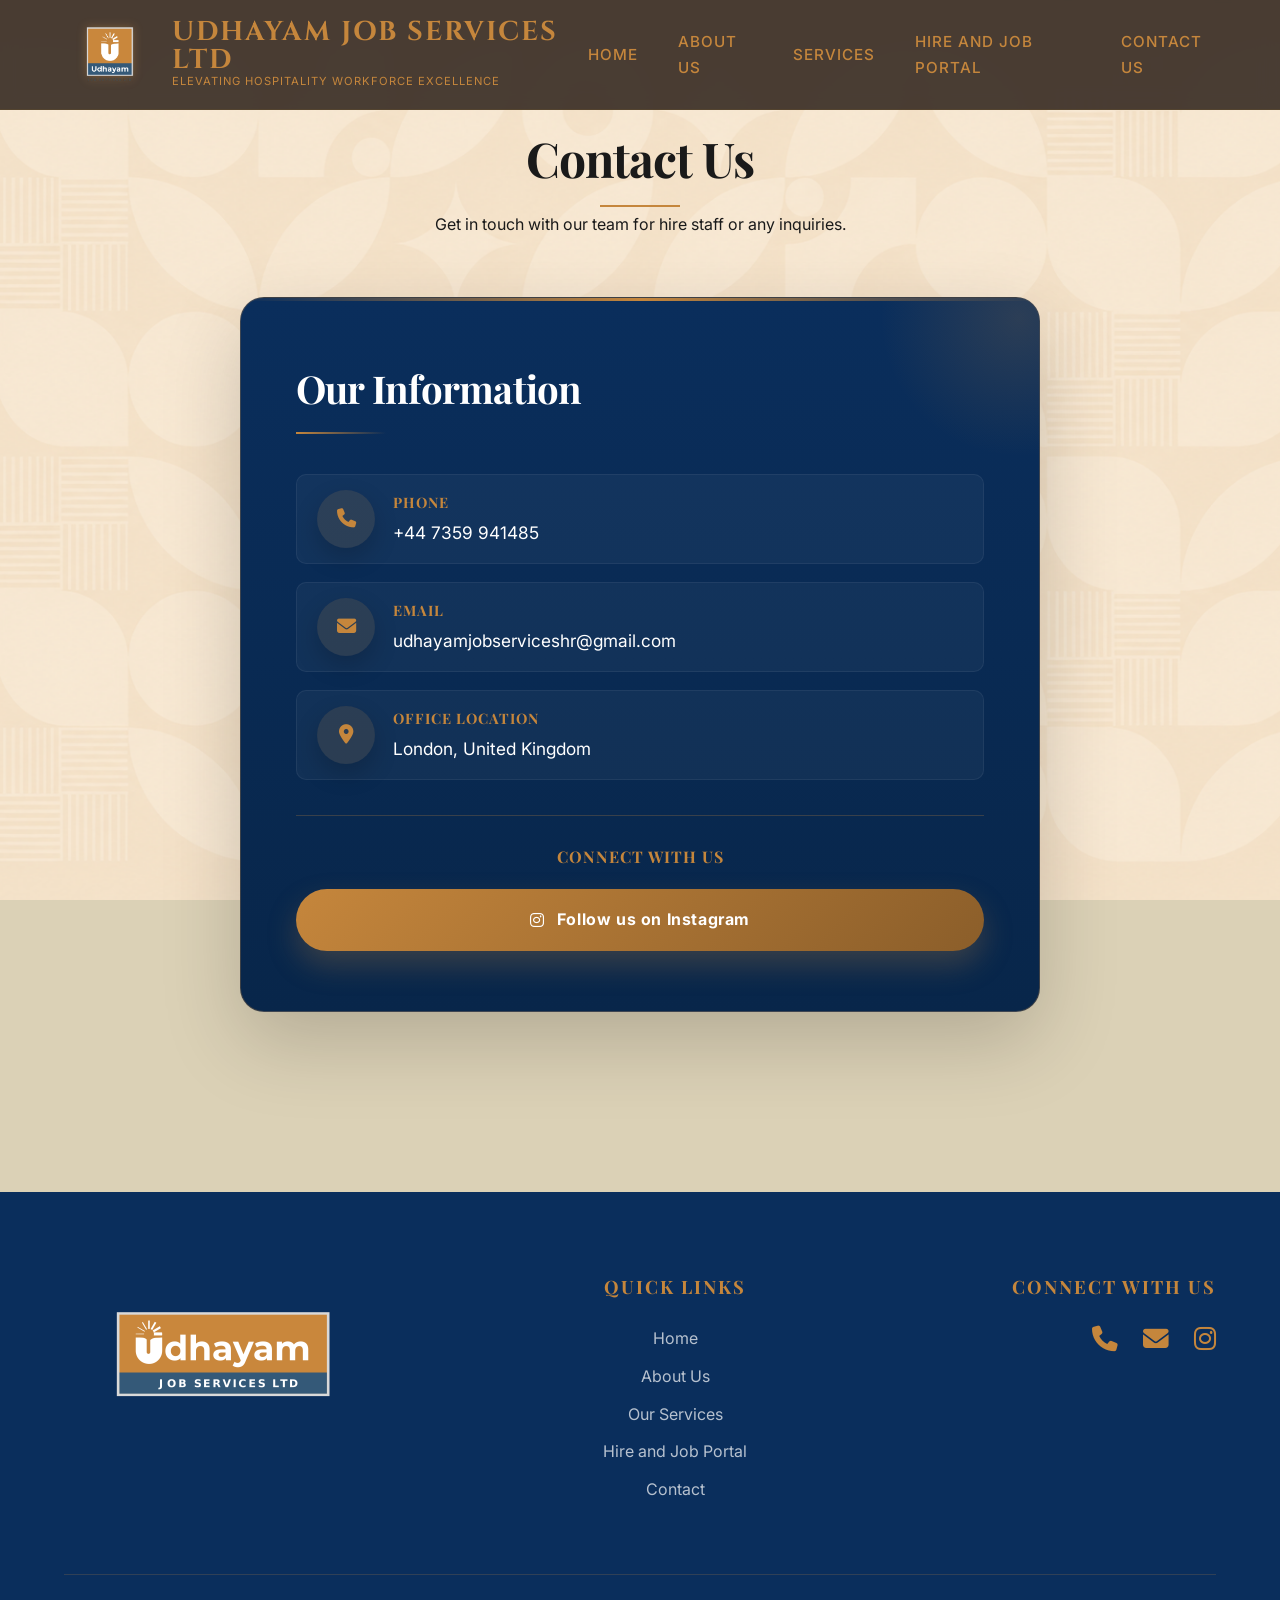
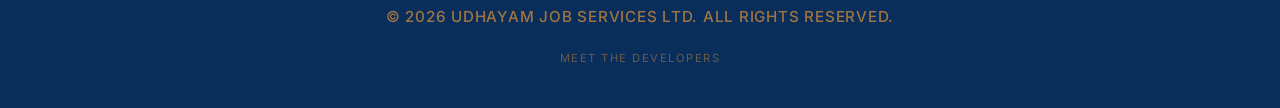
<file: contact.html>
<!DOCTYPE html>
<html lang="en">

<head>
    <meta charset="UTF-8">
    <meta name="viewport" content="width=device-width, initial-scale=1.0">
    <title>Contact Us | Hospitality Staffing Agency London | UDHAYAM JOB SERVICES LTD</title>
    <meta name="description" content="Contact UDHAYAM JOB SERVICES LTD, London's trusted hospitality staffing agency. Call, email or message us on WhatsApp to hire restaurant staff or apply for hospitality jobs across the UK.">
    <meta name="keywords" content="contact hospitality agency London, hire restaurant staff contact, hospitality jobs enquiry UK, UDHAYAM contact, staffing agency phone London">
    <meta name="robots" content="index, follow">
    <meta name="author" content="UDHAYAM JOB SERVICES LTD">
    <link rel="canonical" href="https://www.udhayamjobservices.co.uk/contact.html">
    <meta property="og:type" content="website">
    <meta property="og:title" content="Contact UDHAYAM JOB SERVICES LTD | London Hospitality Staffing">
    <meta property="og:description" content="Get in touch with London's leading hospitality staffing agency. Hire chefs, waiters, kitchen porters and baristas or apply for jobs in the UK.">
    <meta property="og:url" content="https://www.udhayamjobservices.co.uk/contact.html">
    <meta property="og:site_name" content="UDHAYAM JOB SERVICES LTD">
    <meta property="og:image" content="https://www.udhayamjobservices.co.uk/square.png">
    <meta property="og:locale" content="en_GB">
    <meta name="twitter:card" content="summary_large_image">
    <meta name="twitter:title" content="Contact UDHAYAM JOB SERVICES LTD | Hospitality Staffing London">
    <meta name="twitter:description" content="Call or email UDHAYAM JOB SERVICES LTD to hire verified hospitality staff or apply for chef, waiter and kitchen porter jobs in London.">
    <meta name="twitter:image" content="https://www.udhayamjobservices.co.uk/square.png">
    <script type="application/ld+json">
    {"@context":"https://schema.org","@type":"ContactPage","name":"Contact UDHAYAM JOB SERVICES LTD","url":"https://www.udhayamjobservices.co.uk/contact.html","publisher":{"@type":"EmploymentAgency","name":"UDHAYAM JOB SERVICES LTD","telephone":"+447359941485","email":"udhayamjobserviceshr@gmail.com","address":{"@type":"PostalAddress","addressLocality":"London","addressCountry":"GB"}}}
    </script>
    <link rel="stylesheet" href="index.css?v=3.0">
    <link rel="stylesheet" href="https://cdnjs.cloudflare.com/ajax/libs/font-awesome/6.4.0/css/all.min.css">
    <link href="https://unpkg.com/aos@2.3.1/dist/aos.css" rel="stylesheet">
</head>

<body>

    <!-- Navigation -->
    <nav id="navbar" role="navigation" aria-label="Main navigation">
        <div class="nav-container">
            <a href="index.html#home" class="logo-group" aria-label="UDHAYAM JOB SERVICES LTD – Home">
                <div class="logo-with-image">
                    <img src="square.png" alt="UDHAYAM JOB SERVICES LTD logo" class="main-logo-img" width="60" height="60">
                    <div class="logo-text-stack">
                        <span class="logo-text">UDHAYAM JOB SERVICES LTD</span>
                        <span class="tagline">Elevating Hospitality Workforce Excellence</span>
                    </div>
                </div>
            </a>
            <div class="menu-toggle" id="mobile-menu" aria-label="Toggle mobile menu" aria-expanded="false" role="button">
                <span></span><span></span><span></span>
            </div>
            <ul class="nav-links" role="menubar">
                <li role="none"><a href="index.html#home" role="menuitem">Home</a></li>
                <li role="none"><a href="about.html" role="menuitem">About Us</a></li>
                <li role="none"><a href="services.html" role="menuitem">Services</a></li>
                <li role="none"><a href="upload-cv.html" role="menuitem">Hire and Job Portal</a></li>
                <li role="none"><a href="index.html#contact-us" role="menuitem">Contact Us</a></li>
            </ul>
        </div>
    </nav>

    <!-- Header Section -->
    <section class="section-padding" style="background: transparent; padding-top: 120px;">
        <div class="container">
            <div class="section-header" data-aos="fade-up">
                <h2>Contact Us</h2>
                <p>Get in touch with our team for hire staff or any inquiries.</p>
            </div>

            <div class="contact-page-container">
                <!-- Contact Info Column -->
                <div class="contact-info-column" data-aos="fade-left">
                    <div class="contact-info-box">
                        <h3 class="serif contact-title">Our Information</h3>

                        <div class="info-item">
                            <a href="tel:+447359941485"><i class="fa-solid fa-phone"></i></a>
                            <div>
                                <h4>Phone</h4>
                                <p><a href="tel:+447359941485">+44 7359 941485</a></p>
                            </div>
                        </div>

                        <div class="info-item">
                            <a href="mailto:udhayamjobserviceshr@gmail.com"><i class="fa-solid fa-envelope"></i></a>
                            <div>
                                <h4>Email</h4>
                                <p><a href="mailto:udhayamjobserviceshr@gmail.com">udhayamjobserviceshr@gmail.com</a>
                                </p>
                            </div>
                        </div>

                        <div class="info-item">
                            <i class="fa-solid fa-location-dot"></i>
                            <div>
                                <h4>Office Location</h4>
                                <p>London, United Kingdom</p>
                            </div>
                        </div>

                        <!-- Social Media -->
                        <div class="social-connect">
                            <h4 class="social-heading">Connect With Us</h4>
                            <a href="https://www.instagram.com/udhayamjobservices?igsh=MWR6b2V1N2szbWtobw=="
                                target="_blank" class="instagram-btn">
                                <i class="fa-brands fa-instagram"></i>
                                <span>Follow us on Instagram</span>
                            </a>
                        </div>
                    </div>
                </div>
            </div>
        </div>
    </section>

    <!-- Footer -->
    <footer class="footer-copyright" aria-label="Site footer">
        <div class="footer-top">
            <div class="footer-brand">
                <img src="rectangle.png" alt="UDHAYAM JOB SERVICES LTD footer logo" class="footer-logo" loading="lazy" width="320" height="100">
            </div>

            <div class="footer-links">
                <h2 class="serif">Quick Links</h2>
                <ul>
                    <li><a href="index.html">Home</a></li>
                    <li><a href="about.html">About Us</a></li>
                    <li><a href="services.html">Our Services</a></li>
                    <li><a href="upload-cv.html">Hire and Job Portal</a></li>
                    <li><a href="contact.html">Contact</a></li>
                </ul>
            </div>

            <div class="footer-social">
                <h2 class="serif">Connect With Us</h2>
                <div class="social-icons">
                    <a href="tel:+447359941485" title="Call Us"><i class="fa-solid fa-phone"></i></a>
                    <a href="mailto:udhayamjobserviceshr@gmail.com" title="Email Us"><i class="fa-solid fa-envelope"></i></a>
                    <a href="https://www.instagram.com/udhayamjobservices?igsh=MWR6b2V1N2szbWtobw==" target="_blank" title="Instagram"><i class="fa-brands fa-instagram"></i></a>
                </div>
            </div>
        </div>

        <div class="copyright-divider"></div>
        <p class="copyright-text">&copy; 2026 UDHAYAM JOB SERVICES LTD. All Rights Reserved.</p>
        <a href="https://www.instagram.com/intellex.web?igsh=MWlkODZuMmt0bjJleg==" class="meet-developers"
            target="_blank" rel="noopener noreferrer">Meet the Developers</a>
    </footer>



    <script src="https://unpkg.com/aos@2.3.1/dist/aos.js"></script>
    <script>
        AOS.init({ duration: 1000, once: true });

        // Mobile Menu Toggle
        const menuToggle = document.getElementById('mobile-menu');
        const navLinks = document.querySelector('.nav-links');

        menuToggle.addEventListener('click', () => {
            menuToggle.classList.toggle('active');
            navLinks.classList.toggle('active');
        });


    </script>
</body>

</html>
</file>
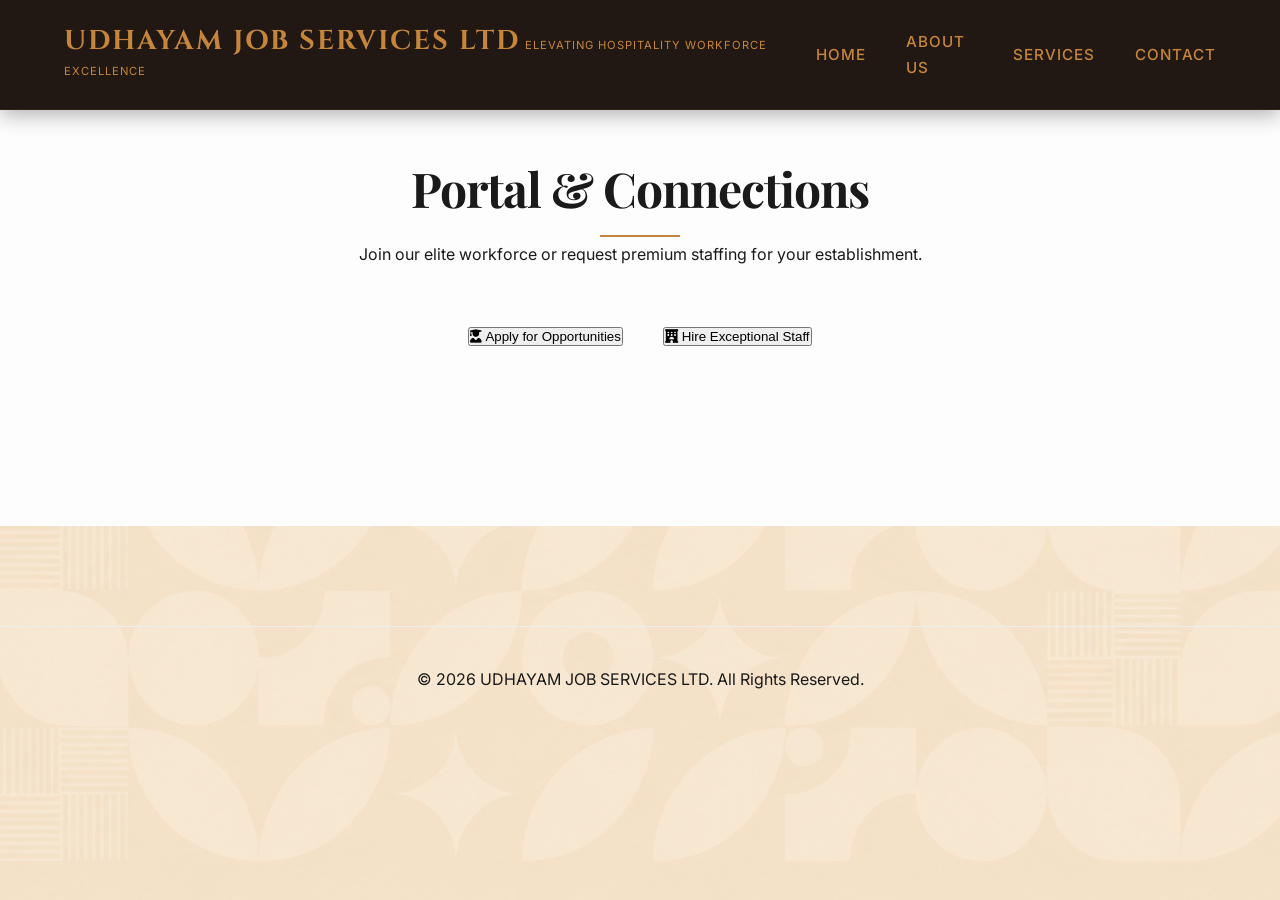
<file: old-contact.html>
<!DOCTYPE html>
<html lang="en">

<head>
    <meta charset="UTF-8">
    <meta name="viewport" content="width=device-width, initial-scale=1.0">
    <title>Job Portal & Contact | UDHAYAM JOB SERVICES LTD</title>
    <link rel="stylesheet" href="index.css">
    <link rel="stylesheet" href="https://cdnjs.cloudflare.com/ajax/libs/font-awesome/6.4.0/css/all.min.css">
    <link href="https://unpkg.com/aos@2.3.1/dist/aos.css" rel="stylesheet">
    <style>
        .form-section-title {
            margin-bottom: 30px;
            font-size: 1.8rem;
            color: var(--primary);
            border-bottom: 2px solid var(--accent-gold);
            padding-bottom: 10px;
            display: inline-block;
        }

        .success-message {
            display: none;
            padding: 30px;
            background: #e6f4ea;
            color: #1e4620;
            border-radius: 8px;
            text-align: center;
            border: 1px solid #c3e6cb;
            margin-top: 20px;
            animation: fadeIn 0.5s ease;
        }

        @keyframes fadeIn {
            from {
                opacity: 0;
            }

            to {
                opacity: 1;
            }
        }
    </style>
</head>

<body>

    <!-- Navigation -->
    <nav id="navbar" class="sticky">
        <div class="nav-container">
            <div class="logo-group">
                <span class="logo-text">UDHAYAM JOB SERVICES LTD</span>
                <span class="tagline">Elevating Hospitality Workforce Excellence</span>
            </div>
            <div class="menu-toggle" id="mobile-menu">
                <span></span>
                <span></span>
                <span></span>
            </div>
            <ul class="nav-links">
                <li><a href="index.html">Home</a></li>
                <li><a href="about.html">About Us</a></li>
                <li><a href="services.html">Services</a></li>
                <li><a href="contact.html">Contact</a></li>
            </ul>
        </div>
    </nav>


    <!-- Header Section -->
    <section class="section-padding" style="background: #fdfdfd; padding-top: 150px;">
        <div class="container">
            <div class="section-header" data-aos="fade-up">
                <h2>Portal & Connections</h2>
                <p>Join our elite workforce or request premium staffing for your establishment.</p>
            </div>

            <!-- Portal Toggle Buttons -->
            <div class="portal-toggle-group" data-aos="fade-up">
                <button class="portal-toggle-btn" onclick="togglePortal('candidate')">
                    <i class="fa-solid fa-user-graduate"></i>
                    <span>Apply for Opportunities</span>
                </button>
                <button class="portal-toggle-btn" onclick="togglePortal('restaurant')">
                    <i class="fa-solid fa-hotel"></i>
                    <span>Hire Exceptional Staff</span>
                </button>
            </div>
        </div>
    </section>

    <!-- Dual Form Section -->
    <section class="section-padding" style="padding-top: 0;">
        <div class="container">
            <div class="contact-container">

                <!-- A) Professional Application Portal -->
                <div id="candidate-portal" class="portal-form-content">
                    <div class="contact-form" data-aos="fade-up">
                        <h3 class="serif form-section-title">Apply for Opportunities</h3>
                        <p style="margin-bottom: 30px; color: #555;">Join London's most prestigious hospitality staffing
                            network.</p>

                        <form id="candidateForm">
                            <div class="form-group">
                                <label>Full Name *</label>
                                <input type="text" class="form-control" required placeholder="John Doe">
                            </div>
                            <div style="display: grid; grid-template-columns: 1fr 1fr; gap: 20px;">
                                <div class="form-group">
                                    <label>Native Place *</label>
                                    <input type="text" class="form-control" required placeholder="Country/City">
                                </div>
                                <div class="form-group">
                                    <label>Current UK Location *</label>
                                    <input type="text" class="form-control" required placeholder="London Borough">
                                </div>
                            </div>
                            <div style="display: grid; grid-template-columns: 1fr 1fr; gap: 20px;">
                                <div class="form-group">
                                    <label>Visa Status *</label>
                                    <select class="form-control" required>
                                        <option value="">Select Status</option>
                                        <option value="Student">Student</option>
                                        <option value="PSW">PSW</option>
                                        <option value="No Visa">No Visa</option>
                                        <option value="Other">Other</option>
                                    </select>
                                </div>
                                <div class="form-group">
                                    <label>Post Code *</label>
                                    <input type="text" class="form-control" required placeholder="SW1A 1AA">
                                </div>
                            </div>
                            <div class="form-group">
                                <label>Door Number *</label>
                                <input type="text" class="form-control" required placeholder="House/Flat number">
                            </div>
                            <div class="form-group">
                                <label>Working Experience (Hospitality) *</label>
                                <textarea class="form-control" style="height: 100px;"
                                    placeholder="Describe your relevant roles..." required></textarea>
                            </div>
                            <div style="display: grid; grid-template-columns: 1fr 1fr; gap: 20px;">
                                <div class="form-group">
                                    <label>Duration of Stay in UK *</label>
                                    <input type="text" class="form-control" required placeholder="e.g. 2 years">
                                </div>
                                <div class="form-group">
                                    <label>Languages Known *</label>
                                    <input type="text" class="form-control" required placeholder="English, etc.">
                                </div>
                            </div>
                            <div class="form-group">
                                <label>Upload CV (PDF/DOC) *</label>
                                <input type="file" class="form-control" accept=".pdf,.doc,.docx" required>
                            </div>
                            <div style="display: grid; grid-template-columns: 1fr 1fr; gap: 20px;">
                                <div class="form-group">
                                    <label>Phone Number *</label>
                                    <input type="tel" class="form-control" required placeholder="+44 7000 000000">
                                </div>
                                <div class="form-group">
                                    <label>Email Address *</label>
                                    <input type="email" class="form-control" required placeholder="email@address.com">
                                </div>
                            </div>
                            <button type="submit" class="btn btn-primary" style="width: 100%;">Submit
                                Application</button>
                        </form>
                        <div id="candidateSuccess" class="success-message">
                            <i class="fa-solid fa-circle-check" style="font-size: 2rem; margin-bottom: 10px;"></i>
                            <h4>Application Submitted!</h4>
                            <p>Thank you for choosing UDHAYAM JOB SERVICES LTD. Our recruitment team will review your
                                application and contact
                                you soon.</p>
                        </div>
                    </div>
                </div>

                <!-- B) Restaurant Staffing Request Portal -->
                <div id="restaurant-portal" class="portal-form-content">
                    <div class="contact-form" data-aos="fade-up">
                        <h3 class="serif form-section-title">Hire Exceptional Staff</h3>
                        <p style="margin-bottom: 30px; color: #555;">Secure elite workforce solutions for your
                            hospitality
                            establishment.</p>

                        <form id="restaurantForm">
                            <div class="form-group">
                                <label>Restaurant Name *</label>
                                <input type="text" class="form-control" required placeholder="Name of establishment">
                            </div>
                            <div class="form-group">
                                <label>Contact Person *</label>
                                <input type="text" class="form-control" required placeholder="Name">
                            </div>
                            <div style="display: grid; grid-template-columns: 1fr 1fr; gap: 20px;">
                                <div class="form-group">
                                    <label>Phone *</label>
                                    <input type="tel" class="form-control" required placeholder="+44 000000000">
                                </div>
                                <div class="form-group">
                                    <label>Email *</label>
                                    <input type="email" class="form-control" required
                                        placeholder="restaurant-email@address.com">
                                </div>
                            </div>
                            <div class="form-group">
                                <label>Location *</label>
                                <input type="text" class="form-control" required placeholder="Address/Borough">
                            </div>
                            <div style="display: grid; grid-template-columns: 1fr 1fr; gap: 20px;">
                                <div class="form-group">
                                    <label>Number of Staff Required *</label>
                                    <input type="number" class="form-control" required min="1">
                                </div>
                                <div class="form-group">
                                    <label>Duration *</label>
                                    <select class="form-control" required>
                                        <option value="Temporary">Temporary</option>
                                        <option value="Permanent">Permanent</option>
                                    </select>
                                </div>
                            </div>
                            <div class="form-group">
                                <label>Job Roles Required (Multi-select) *</label>
                                <div
                                    style="display: grid; grid-template-columns: 1fr 1fr; gap: 5px; background: #fff; padding: 15px; border: 1px solid #ddd;">
                                    <label style="font-weight: normal;"><input type="checkbox"> Chef</label>
                                    <label style="font-weight: normal;"><input type="checkbox"> CDP</label>
                                    <label style="font-weight: normal;"><input type="checkbox"> Wait Staff</label>
                                    <label style="font-weight: normal;"><input type="checkbox"> Kitchen Porter</label>
                                    <label style="font-weight: normal;"><input type="checkbox"> Barista</label>
                                    <label style="font-weight: normal;"><input type="checkbox"> Cleaner</label>
                                </div>
                            </div>
                            <div class="form-group">
                                <label>Additional Requirements</label>
                                <textarea class="form-control" style="height: 100px;"
                                    placeholder="Specify any uniform requirements, special skills etc."></textarea>
                            </div>
                            <button type="submit" class="btn btn-primary"
                                style="width: 100%; height: 55px; background: #002366;">Request Staff</button>
                        </form>
                        <div id="restaurantSuccess" class="success-message">
                            <i class="fa-solid fa-circle-check" style="font-size: 2rem; margin-bottom: 10px;"></i>
                            <h4>Request Received!</h4>
                            <p>Our staffing specialists are reviewing your requirements. We will be in touch shortly to
                                finalize the deployment.</p>
                        </div>
                    </div>
                </div>

            </div>
        </div>
    </section>

    <!-- Footer -->
    <footer style="padding: 40px 0; text-align: center; border-top: 1px solid #eee;">
        <p>&copy; 2026 UDHAYAM JOB SERVICES LTD. All Rights Reserved.</p>
    </footer>

    <script src="https://unpkg.com/aos@2.3.1/dist/aos.js"></script>
    <script>
        AOS.init({ duration: 1000, once: true });

        // Portal Toggle Logic
        function togglePortal(type) {
            const candidatePortal = document.getElementById('candidate-portal');
            const restaurantPortal = document.getElementById('restaurant-portal');
            const btns = document.querySelectorAll('.portal-toggle-btn');

            // Reset active states
            btns.forEach(btn => btn.classList.remove('active'));
            candidatePortal.classList.remove('active');
            restaurantPortal.classList.remove('active');

            // Show selected portal
            if (type === 'candidate') {
                candidatePortal.classList.add('active');
                btns[0].classList.add('active');
            } else if (type === 'restaurant') {
                restaurantPortal.classList.add('active');
                btns[1].classList.add('active');
            }

            // Smooth scroll to form
            setTimeout(() => {
                const targetId = type === 'candidate' ? 'candidate-portal' : 'restaurant-portal';
                document.getElementById(targetId).scrollIntoView({ behavior: 'smooth', block: 'start' });
            }, 100);
        }

        // Mobile Menu Toggle
        const menuToggle = document.getElementById('mobile-menu');
        const navLinks = document.querySelector('.nav-links');

        menuToggle.addEventListener('click', () => {
            menuToggle.classList.toggle('active');
            navLinks.classList.toggle('active');
        });

        // Close menu when link is clicked
        document.querySelectorAll('.nav-links a').forEach(link => {
            link.addEventListener('click', () => {
                menuToggle.classList.remove('active');
                navLinks.classList.remove('active');
            });
        });

        // Simple form handling simulation
        document.getElementById('candidateForm').addEventListener('submit', function (e) {
            e.preventDefault();
            this.style.display = 'none';
            document.getElementById('candidateSuccess').style.display = 'block';
            console.log('Candidate application submitted to mock Google Sheets integration.');
        });

        document.getElementById('restaurantForm').addEventListener('submit', function (e) {
            e.preventDefault();
            this.style.display = 'none';
            document.getElementById('restaurantSuccess').style.display = 'block';
            console.log('Restaurant request submitted to mock Google Sheets integration.');
        });
    </script>
</body>

</html>
</file>
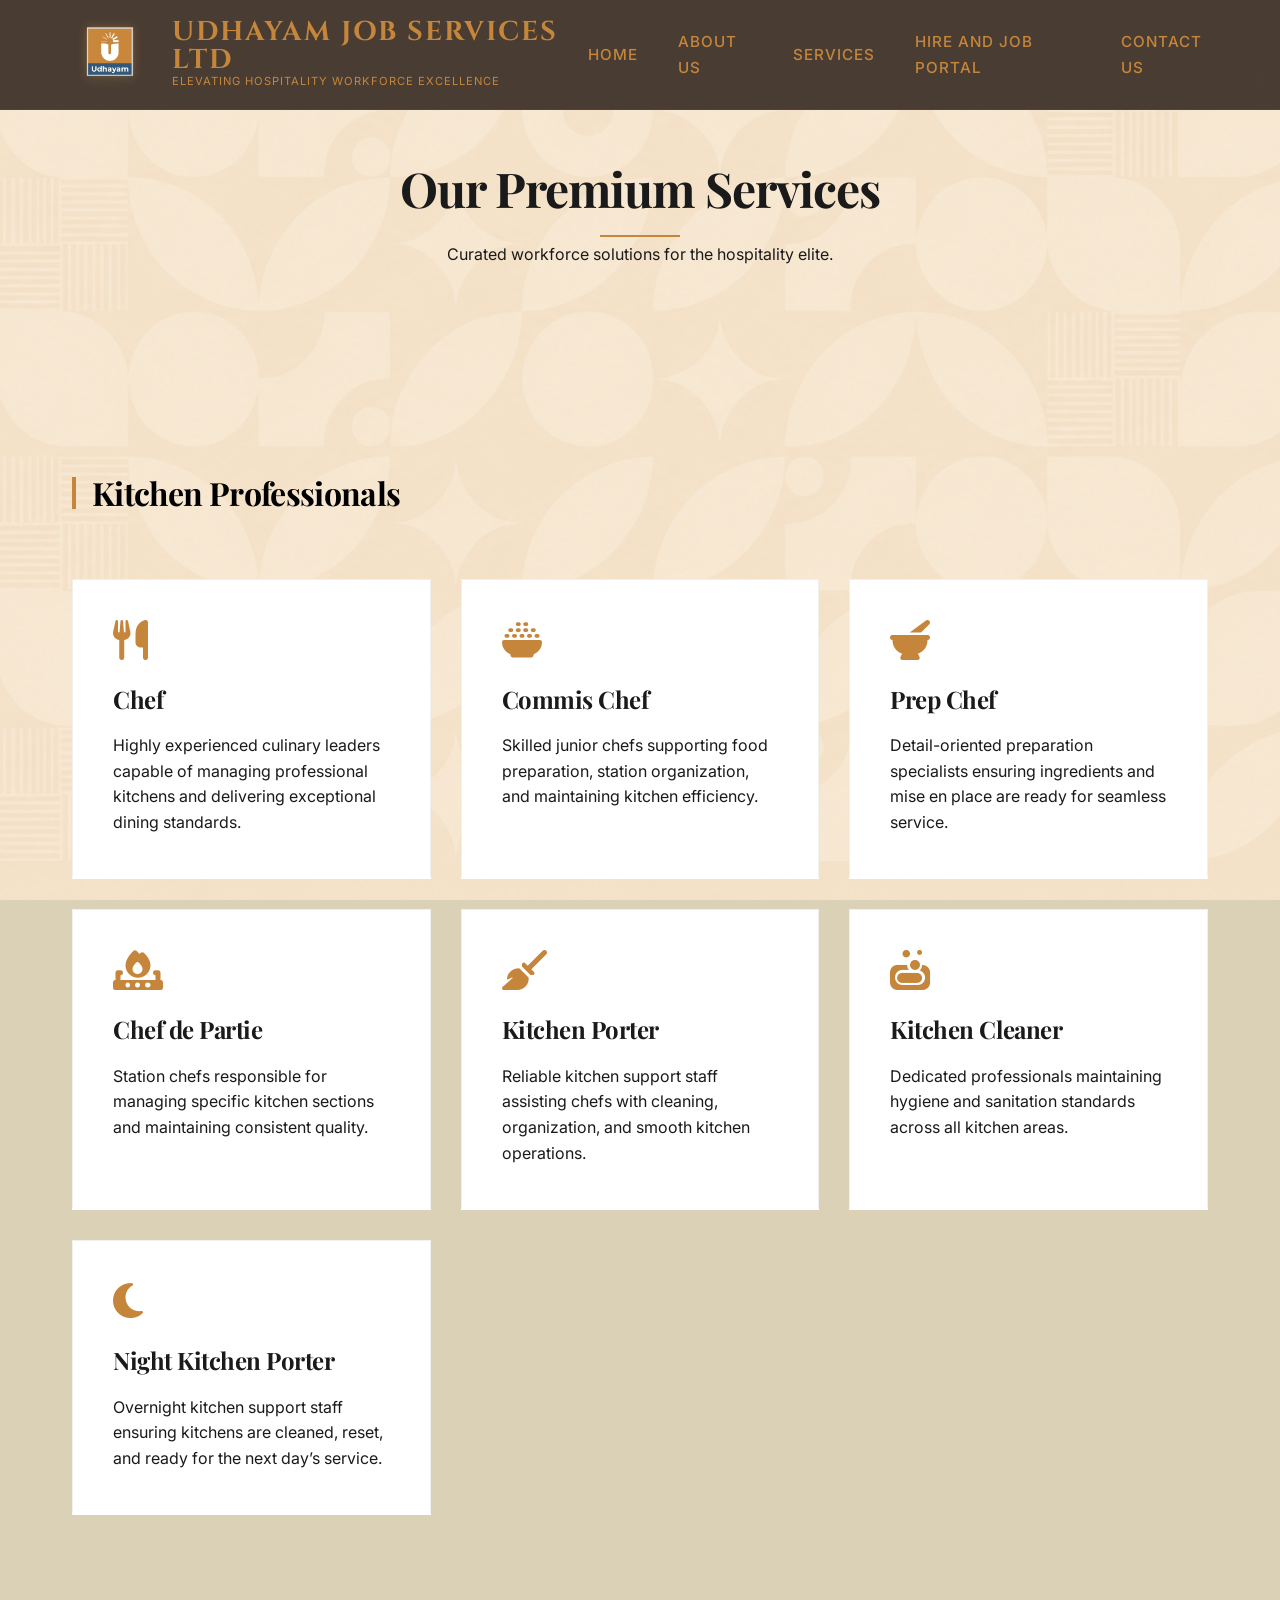
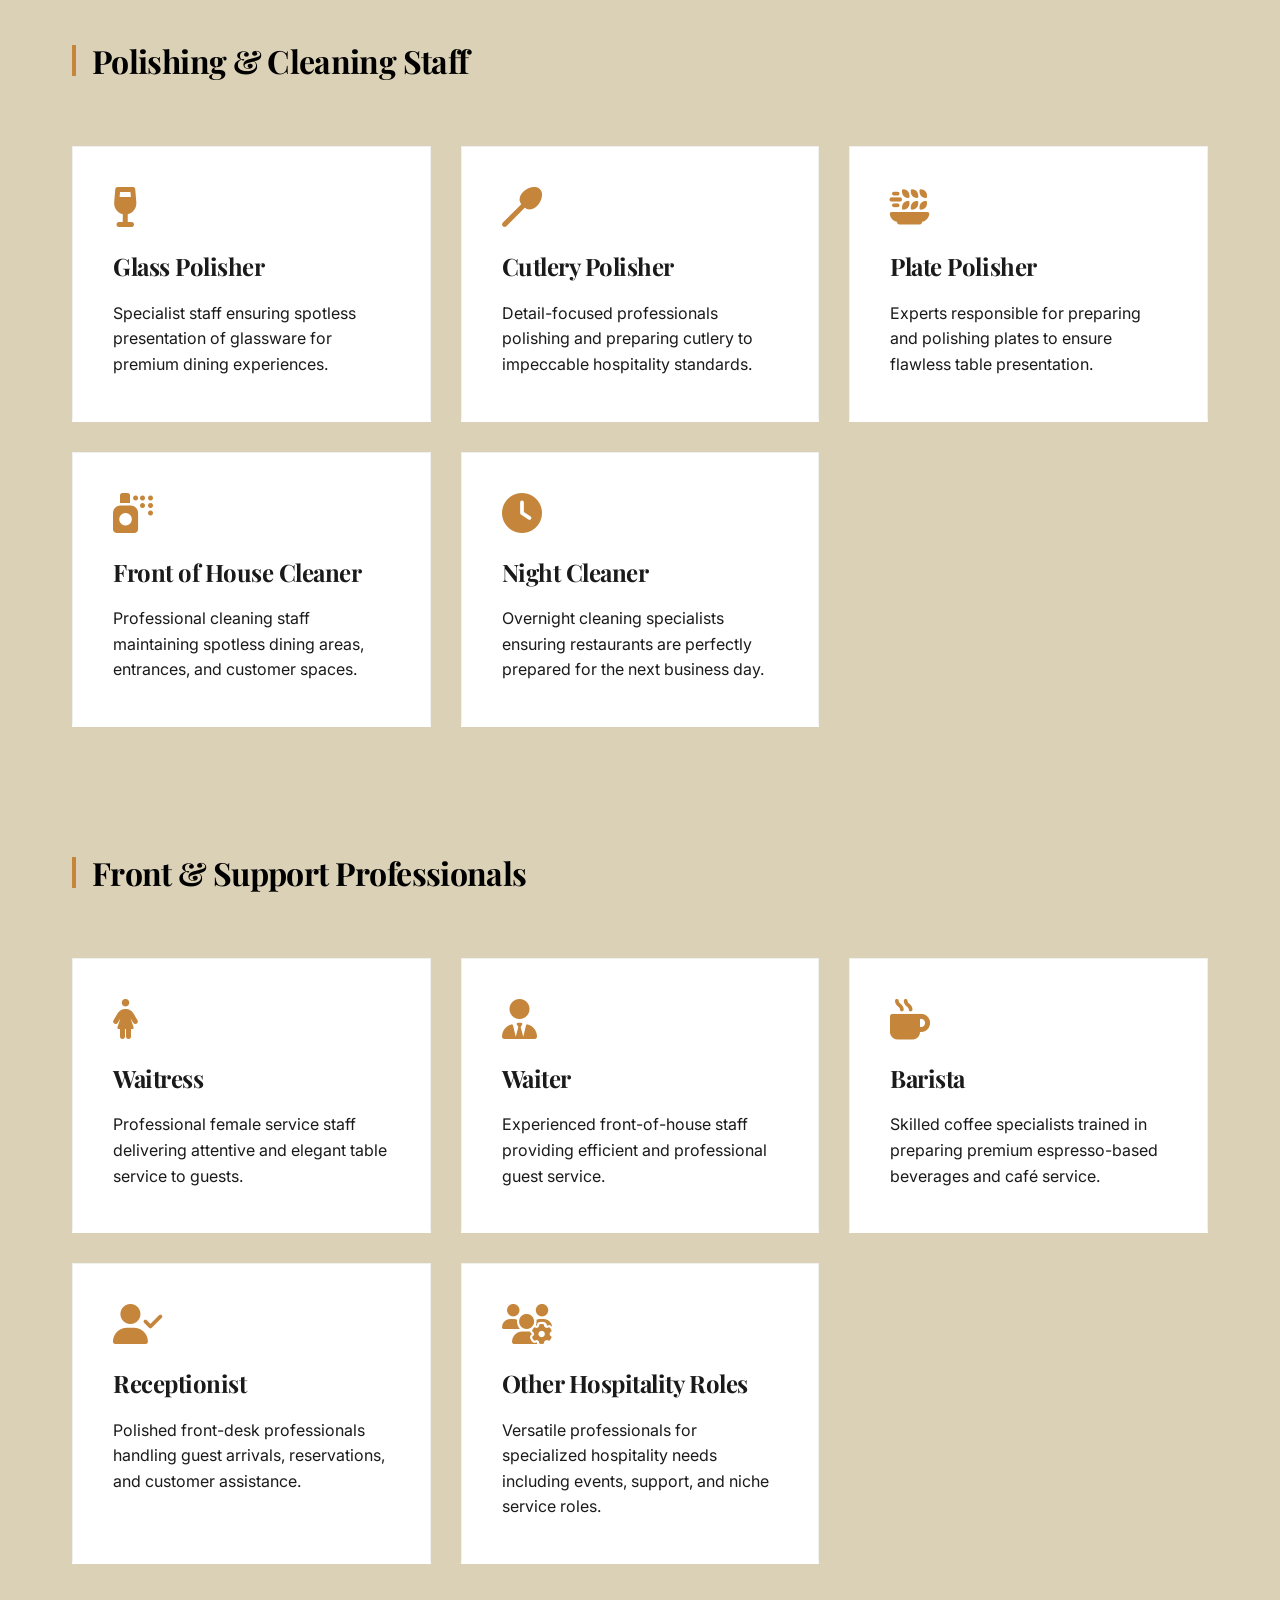
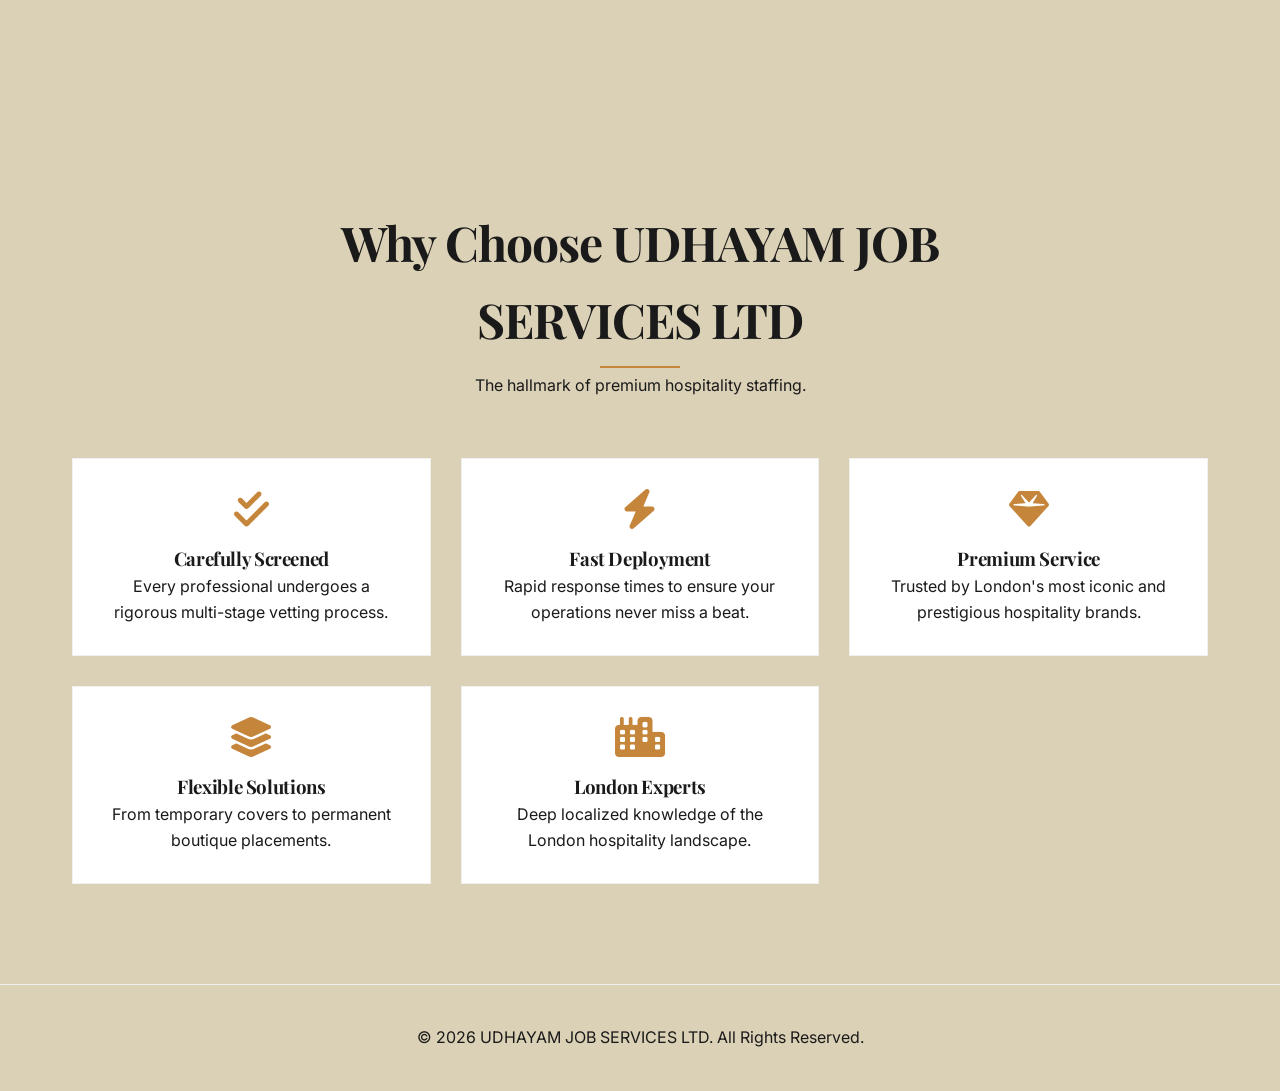
<file: services.html>
<!DOCTYPE html>
<html lang="en">

<head>
    <meta charset="UTF-8">
    <meta name="viewport" content="width=device-width, initial-scale=1.0">

    <!-- SEO: Primary Meta Tags -->
    <title>Our Premium Services | Hospitality Staffing UK | UDHAYAM JOB SERVICES LTD</title>
    <meta name="description" content="Browse all hospitality staffing services from UDHAYAM JOB SERVICES LTD. We supply chefs, commis chefs, kitchen porters, baristas, waiters, waitresses, glass polishers, and more to restaurants across the UK.">
    <meta name="keywords" content="hire chef London, kitchen porter jobs UK, commis chef agency, barista staffing, waiter jobs UK, restaurant staff agency, hospitality staffing services UK, prep chef jobs, front of house staff London">
    <meta name="robots" content="index, follow">
    <meta name="author" content="UDHAYAM JOB SERVICES LTD">
    <link rel="canonical" href="https://www.udhayamjobservices.co.uk/services.html">

    <!-- SEO: Open Graph -->
    <meta property="og:type" content="website">
    <meta property="og:title" content="Hospitality Staffing Services UK | UDHAYAM JOB SERVICES LTD">
    <meta property="og:description" content="We supply verified chefs, kitchen porters, baristas, waiters and more to London restaurants. Premium hospitality recruitment across the UK.">
    <meta property="og:url" content="https://www.udhayamjobservices.co.uk/services.html">
    <meta property="og:site_name" content="UDHAYAM JOB SERVICES LTD">
    <meta property="og:image" content="https://www.udhayamjobservices.co.uk/square.png">
    <meta property="og:locale" content="en_GB">

    <!-- SEO: Twitter Card -->
    <meta name="twitter:card" content="summary_large_image">
    <meta name="twitter:title" content="Hospitality Staffing Services | UDHAYAM JOB SERVICES LTD">
    <meta name="twitter:description" content="Hire chefs, kitchen porters, baristas & waiters for your London restaurant. Premium staffing solutions from UDHAYAM JOB SERVICES LTD.">
    <meta name="twitter:image" content="https://www.udhayamjobservices.co.uk/square.png">

    <!-- Structured Data: BreadcrumbList -->
    <script type="application/ld+json">
    {
      "@context": "https://schema.org",
      "@type": "BreadcrumbList",
      "itemListElement": [
        { "@type": "ListItem", "position": 1, "name": "Home", "item": "https://www.udhayamjobservices.co.uk/" },
        { "@type": "ListItem", "position": 2, "name": "Our Premium Services", "item": "https://www.udhayamjobservices.co.uk/services.html" }
      ]
    }
    </script>

    <link rel="stylesheet" href="index.css?v=3.0">
    <link rel="stylesheet" href="https://cdnjs.cloudflare.com/ajax/libs/font-awesome/6.4.0/css/all.min.css">
    <link href="https://unpkg.com/aos@2.3.1/dist/aos.css" rel="stylesheet">
</head>

<body>

    <!-- Navigation -->
    <nav id="navbar" role="navigation" aria-label="Main navigation">
        <div class="nav-container">
            <a href="index.html#home" class="logo-group" aria-label="UDHAYAM JOB SERVICES LTD – Home">
                <div class="logo-with-image">
                    <img src="square.png" alt="UDHAYAM JOB SERVICES LTD logo" class="main-logo-img" width="60" height="60">
                    <div class="logo-text-stack">
                        <span class="logo-text">UDHAYAM JOB SERVICES LTD</span>
                        <span class="tagline">Elevating Hospitality Workforce Excellence</span>
                    </div>
                </div>
            </a>
            <div class="menu-toggle" id="mobile-menu" aria-label="Toggle mobile menu" aria-expanded="false" role="button">
                <span></span>
                <span></span>
                <span></span>
            </div>
            <ul class="nav-links" role="menubar">
                <li role="none"><a href="index.html#home" role="menuitem">Home</a></li>
                <li role="none"><a href="about.html" role="menuitem">About Us</a></li>
                <li role="none"><a href="services.html" role="menuitem">Services</a></li>
                <li role="none"><a href="upload-cv.html" role="menuitem">Hire and Job Portal</a></li>
                <li role="none"><a href="index.html#contact-us" role="menuitem">Contact Us</a></li>
            </ul>
        </div>
    </nav>


    <!-- Header Section -->
    <section class="section-padding" style="background: transparent; padding-top: 150px;">
        <div class="container">
            <div class="section-header" data-aos="fade-up">
                <h2>Our Premium Services</h2>
                <p>Curated workforce solutions for the hospitality elite.</p>
            </div>
        </div>
    </section>

    <!-- Services Grid: Kitchen Professionals -->
    <section class="section-padding" style="padding-top: 0; background: transparent;">
        <div class="container">
            <h3 class="serif service-category-title" data-aos="fade-right">Kitchen Professionals</h3>
            <div class="services-grid">
                <!-- Chef -->
                <div class="service-card" data-aos="fade-up">
                    <i class="fa-solid fa-utensils"></i>
                    <h3 class="serif">Chef</h3>
                    <p>Highly experienced culinary leaders capable of managing professional kitchens and delivering
                        exceptional dining standards.</p>
                </div>
                <!-- Commis Chef -->
                <div class="service-card" data-aos="fade-up" data-aos-delay="100">
                    <i class="fa-solid fa-bowl-rice"></i>
                    <h3 class="serif">Commis Chef</h3>
                    <p>Skilled junior chefs supporting food preparation, station organization, and maintaining kitchen
                        efficiency.</p>
                </div>
                <!-- Prep Chef -->
                <div class="service-card" data-aos="fade-up" data-aos-delay="200">
                    <i class="fa-solid fa-mortar-pestle"></i>
                    <h3 class="serif">Prep Chef</h3>
                    <p>Detail-oriented preparation specialists ensuring ingredients and mise en place are ready for
                        seamless service.</p>
                </div>
                <!-- Chef de Partie -->
                <div class="service-card" data-aos="fade-up" data-aos-delay="300">
                    <i class="fa-solid fa-fire-burner"></i>
                    <h3 class="serif">Chef de Partie</h3>
                    <p>Station chefs responsible for managing specific kitchen sections and maintaining consistent
                        quality.</p>
                </div>
                <!-- Kitchen Porter -->
                <div class="service-card" data-aos="fade-up">
                    <i class="fa-solid fa-broom"></i>
                    <h3 class="serif">Kitchen Porter</h3>
                    <p>Reliable kitchen support staff assisting chefs with cleaning, organization, and smooth kitchen
                        operations.</p>
                </div>
                <!-- Kitchen Cleaner -->
                <div class="service-card" data-aos="fade-up" data-aos-delay="100">
                    <i class="fa-solid fa-soap"></i>
                    <h3 class="serif">Kitchen Cleaner</h3>
                    <p>Dedicated professionals maintaining hygiene and sanitation standards across all kitchen areas.
                    </p>
                </div>
                <!-- Night Kitchen Porter -->
                <div class="service-card" data-aos="fade-up" data-aos-delay="200">
                    <i class="fa-solid fa-moon"></i>
                    <h3 class="serif">Night Kitchen Porter</h3>
                    <p>Overnight kitchen support staff ensuring kitchens are cleaned, reset, and ready for the next
                        day’s service.</p>
                </div>
            </div>

            <!-- Polishing & Cleaning Staff -->
            <h3 class="serif service-category-title" data-aos="fade-right" style="margin-top: 80px;">Polishing &
                Cleaning Staff</h3>
            <div class="services-grid">
                <!-- Glass Polisher -->
                <div class="service-card" data-aos="fade-up">
                    <i class="fa-solid fa-wine-glass"></i>
                    <h3 class="serif">Glass Polisher</h3>
                    <p>Specialist staff ensuring spotless presentation of glassware for premium dining experiences.</p>
                </div>
                <!-- Cutlery Polisher -->
                <div class="service-card" data-aos="fade-up" data-aos-delay="100">
                    <i class="fa-solid fa-spoon"></i>
                    <h3 class="serif">Cutlery Polisher</h3>
                    <p>Detail-focused professionals polishing and preparing cutlery to impeccable hospitality standards.
                    </p>
                </div>
                <!-- Plate Polisher -->
                <div class="service-card" data-aos="fade-up" data-aos-delay="200">
                    <i class="fa-solid fa-plate-wheat"></i>
                    <h3 class="serif">Plate Polisher</h3>
                    <p>Experts responsible for preparing and polishing plates to ensure flawless table presentation.</p>
                </div>
                <!-- Front of House Cleaner -->
                <div class="service-card" data-aos="fade-up" data-aos-delay="300">
                    <i class="fa-solid fa-spray-can"></i>
                    <h3 class="serif">Front of House Cleaner</h3>
                    <p>Professional cleaning staff maintaining spotless dining areas, entrances, and customer spaces.
                    </p>
                </div>
                <!-- Night Cleaner -->
                <div class="service-card" data-aos="fade-up">
                    <i class="fa-solid fa-clock"></i>
                    <h3 class="serif">Night Cleaner</h3>
                    <p>Overnight cleaning specialists ensuring restaurants are perfectly prepared for the next business
                        day.</p>
                </div>
            </div>

            <!-- Front & Support Professionals -->
            <h3 class="serif service-category-title" data-aos="fade-right" style="margin-top: 80px;">Front & Support
                Professionals</h3>
            <div class="services-grid">
                <!-- Waitress -->
                <div class="service-card" data-aos="fade-up">
                    <i class="fa-solid fa-person-dress"></i>
                    <h3 class="serif">Waitress</h3>
                    <p>Professional female service staff delivering attentive and elegant table service to guests.</p>
                </div>
                <!-- Waiter -->
                <div class="service-card" data-aos="fade-up" data-aos-delay="100">
                    <i class="fa-solid fa-user-tie"></i>
                    <h3 class="serif">Waiter</h3>
                    <p>Experienced front-of-house staff providing efficient and professional guest service.</p>
                </div>
                <!-- Barista -->
                <div class="service-card" data-aos="fade-up" data-aos-delay="200">
                    <i class="fa-solid fa-mug-hot"></i>
                    <h3 class="serif">Barista</h3>
                    <p>Skilled coffee specialists trained in preparing premium espresso-based beverages and café
                        service.</p>
                </div>
                <!-- Receptionist -->
                <div class="service-card" data-aos="fade-up" data-aos-delay="300">
                    <i class="fa-solid fa-user-check"></i>
                    <h3 class="serif">Receptionist</h3>
                    <p>Polished front-desk professionals handling guest arrivals, reservations, and customer assistance.
                    </p>
                </div>
                <!-- Other Hospitality Roles -->
                <div class="service-card" data-aos="fade-up" data-aos-delay="400">
                    <i class="fa-solid fa-users-gear"></i>
                    <h3 class="serif">Other Hospitality Roles</h3>
                    <p>Versatile professionals for specialized hospitality needs including events, support, and niche
                        service roles.</p>
                </div>
            </div>
        </div>
    </section>

    <!-- Why Choose Section -->
    <section class="section-padding" style="background: transparent;">
        <div class="container">
            <div class="section-header" data-aos="fade-up">
                <h2>Why Choose UDHAYAM JOB SERVICES LTD</h2>
                <p>The hallmark of premium hospitality staffing.</p>
            </div>

            <div class="why-choose-list">
                <div class="why-choose-item" data-aos="fade-up">
                    <i class="fa-solid fa-check-double"></i>
                    <h3>Carefully Screened</h3>
                    <p>Every professional undergoes a rigorous multi-stage vetting process.</p>
                </div>
                <div class="why-choose-item" data-aos="fade-up" data-aos-delay="100">
                    <i class="fa-solid fa-bolt"></i>
                    <h3>Fast Deployment</h3>
                    <p>Rapid response times to ensure your operations never miss a beat.</p>
                </div>
                <div class="why-choose-item" data-aos="fade-up" data-aos-delay="200">
                    <i class="fa-solid fa-gem"></i>
                    <h3>Premium Service</h3>
                    <p>Trusted by London's most iconic and prestigious hospitality brands.</p>
                </div>
            </div>

            <div class="why-choose-list" style="margin-top: 30px;">
                <div class="why-choose-item" data-aos="fade-up">
                    <i class="fa-solid fa-layer-group"></i>
                    <h3>Flexible Solutions</h3>
                    <p>From temporary covers to permanent boutique placements.</p>
                </div>
                <div class="why-choose-item" data-aos="fade-up" data-aos-delay="100">
                    <i class="fa-solid fa-city"></i>
                    <h3>London Experts</h3>
                    <p>Deep localized knowledge of the London hospitality landscape.</p>
                </div>
            </div>
        </div>
    </section>

    <!-- Footer -->
    <footer style="padding: 40px 0; text-align: center; border-top: 1px solid #eee;" aria-label="Site footer">
        <p>&copy; 2026 UDHAYAM JOB SERVICES LTD. All Rights Reserved.</p>
    </footer>



    <script src="https://unpkg.com/aos@2.3.1/dist/aos.js"></script>
    <script>
        AOS.init({ duration: 1000, once: true });

        // Mobile Menu Toggle
        const menuToggle = document.getElementById('mobile-menu');
        const navLinks = document.querySelector('.nav-links');

        menuToggle.addEventListener('click', () => {
            menuToggle.classList.toggle('active');
            navLinks.classList.toggle('active');
        });

        // Close menu when link is clicked
        document.querySelectorAll('.nav-links a').forEach(link => {
            link.addEventListener('click', () => {
                menuToggle.classList.remove('active');
                navLinks.classList.remove('active');
            });
        });
    </script>

</body>

</html>
</file>
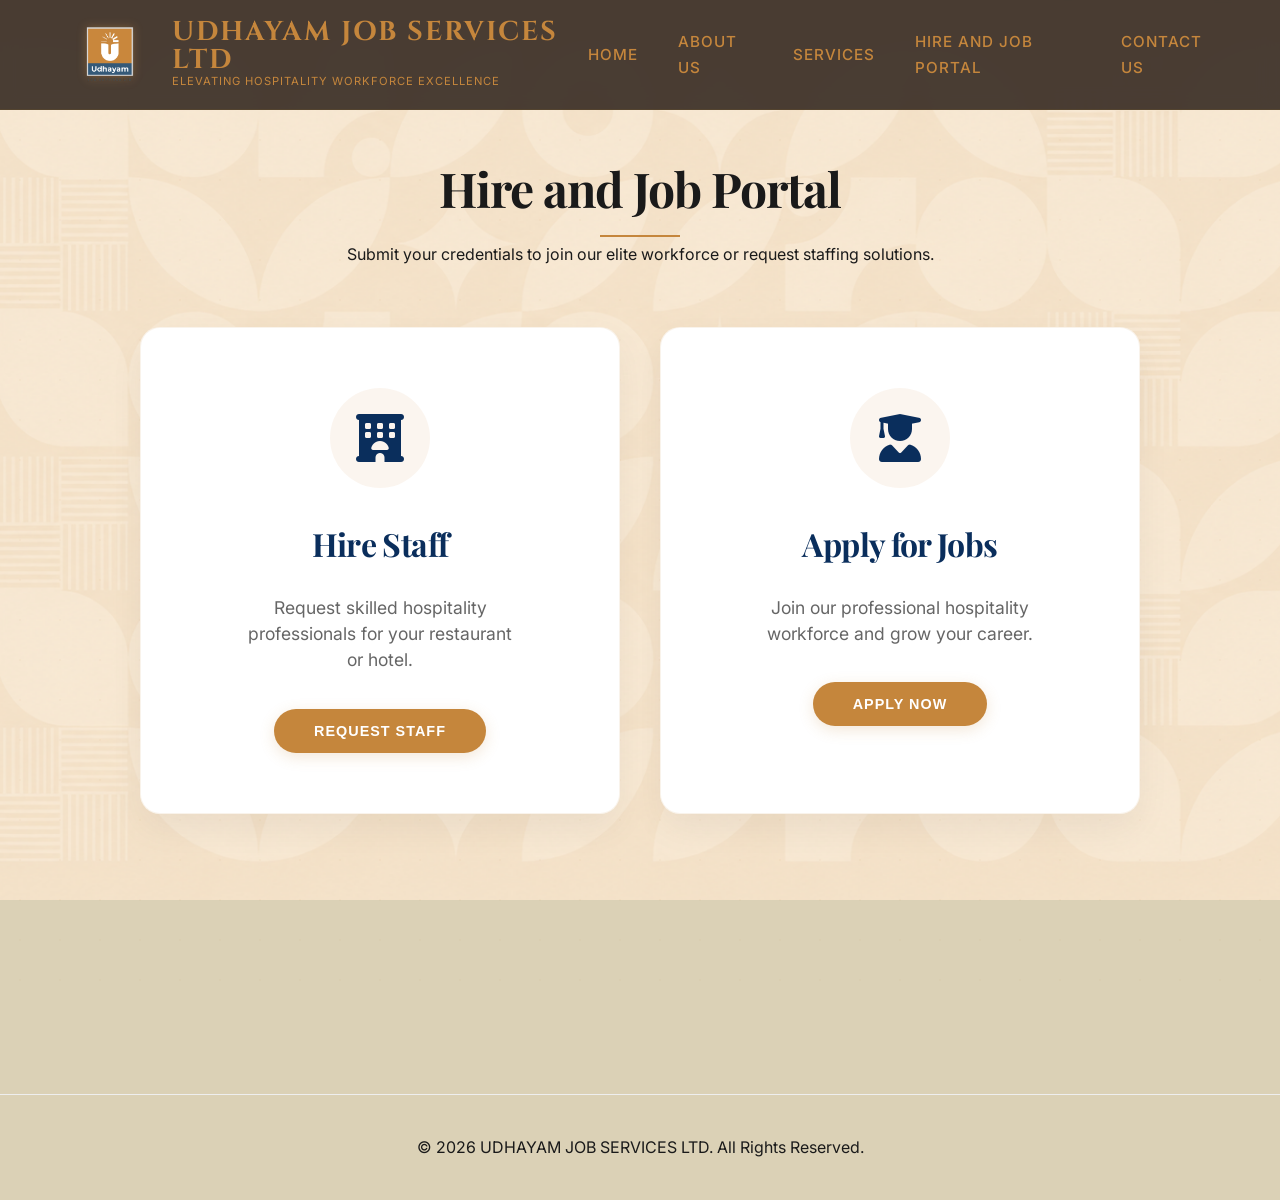
<file: upload-cv.html>
<!DOCTYPE html>
<html lang="en">

<head>
    <meta charset="UTF-8">
    <meta name="viewport" content="width=device-width, initial-scale=1.0">

    <!-- SEO: Primary Meta Tags -->
    <title>Hire Staff & Apply for Hospitality Jobs UK | UDHAYAM JOB SERVICES LTD</title>
    <meta name="description"
        content="Hire verified hospitality staff or apply for part-time and full-time jobs in the UK. UDHAYAM JOB SERVICES LTD connects restaurants with chefs, waiters, kitchen porters and baristas. Ideal for students on visa looking for UK hospitality work.">
    <meta name="keywords"
        content="apply for hospitality jobs UK, hire restaurant staff London, student jobs UK visa, part-time chef jobs, kitchen porter apply, waiter jobs apply London, hospitality job portal UK, restaurant staffing request">
    <meta name="robots" content="index, follow">
    <meta name="author" content="UDHAYAM JOB SERVICES LTD">
    <link rel="canonical" href="https://www.udhayamjobservices.co.uk/upload-cv.html">

    <!-- SEO: Open Graph -->
    <meta property="og:type" content="website">
    <meta property="og:title" content="Hire Staff or Apply for Hospitality Jobs | UDHAYAM JOB SERVICES LTD">
    <meta property="og:description"
        content="Apply for part-time or full-time hospitality jobs in the UK, or request verified staff for your restaurant. Ideal for students on PSW and student visas.">
    <meta property="og:url" content="https://www.udhayamjobservices.co.uk/upload-cv.html">
    <meta property="og:site_name" content="UDHAYAM JOB SERVICES LTD">
    <meta property="og:image" content="https://www.udhayamjobservices.co.uk/square.png">
    <meta property="og:locale" content="en_GB">

    <!-- SEO: Twitter Card -->
    <meta name="twitter:card" content="summary_large_image">
    <meta name="twitter:title" content="Apply for Hospitality Jobs or Hire Staff | UDHAYAM JOB SERVICES LTD">
    <meta name="twitter:description"
        content="UK hospitality job portal. Apply as a chef, waiter, kitchen porter or barista. Restaurants can request verified staff instantly.">
    <meta name="twitter:image" content="https://www.udhayamjobservices.co.uk/square.png">

    <!-- Structured Data: JobPosting (template for hospitality roles) -->
    <script type="application/ld+json">
    {
      "@context": "https://schema.org",
      "@type": "JobPosting",
      "title": "Hospitality Staff – Chef, Waiter, Kitchen Porter, Barista",
      "description": "UDHAYAM JOB SERVICES LTD is recruiting hospitality professionals including chefs, commis chefs, prep chefs, waiters, waitresses, kitchen porters, baristas and front-of-house cleaners for restaurants across London and the UK. Part-time positions available for students on UK visas.",
      "hiringOrganization": {
        "@type": "EmploymentAgency",
        "name": "UDHAYAM JOB SERVICES LTD",
        "sameAs": "https://www.udhayamjobservices.co.uk",
        "logo": "https://www.udhayamjobservices.co.uk/square.png"
      },
      "jobLocation": {
        "@type": "Place",
        "address": {
          "@type": "PostalAddress",
          "addressLocality": "London",
          "addressCountry": "GB"
        }
      },
      "employmentType": ["PART_TIME", "FULL_TIME", "TEMPORARY"],
      "applicantLocationRequirements": {
        "@type": "Country",
        "name": "United Kingdom"
      },
      "url": "https://www.udhayamjobservices.co.uk/upload-cv.html",
      "datePosted": "2026-01-01",
      "validThrough": "2027-01-01"
    }
    </script>

    <link rel="stylesheet" href="index.css?v=3.0">
    <link rel="stylesheet" href="https://cdnjs.cloudflare.com/ajax/libs/font-awesome/6.4.0/css/all.min.css">
    <link href="https://unpkg.com/aos@2.3.1/dist/aos.css" rel="stylesheet">
    <style>
        .form-section-title {
            margin-bottom: 30px;
            font-size: 1.8rem;
            color: var(--primary);
            border-bottom: 2px solid var(--accent-gold);
            padding-bottom: 10px;
            display: inline-block;
        }

        .success-message {
            display: none;
            padding: 30px;
            background: #e6f4ea;
            color: #1e4620;
            border-radius: 8px;
            text-align: center;
            border: 1px solid #c3e6cb;
            margin-top: 20px;
            animation: fadeIn 0.5s ease;
        }

        @keyframes fadeIn {
            from {
                opacity: 0;
            }

            to {
                opacity: 1;
            }
        }
    </style>
</head>

<body>

    <!-- Navigation -->
    <nav id="navbar" role="navigation" aria-label="Main navigation">
        <div class="nav-container">
            <a href="index.html#home" class="logo-group" aria-label="UDHAYAM JOB SERVICES LTD – Home">
                <div class="logo-with-image">
                    <img src="square.png" alt="UDHAYAM JOB SERVICES LTD logo" class="main-logo-img" width="60"
                        height="60">
                    <div class="logo-text-stack">
                        <span class="logo-text">UDHAYAM JOB SERVICES LTD</span>
                        <span class="tagline">Elevating Hospitality Workforce Excellence</span>
                    </div>
                </div>
            </a>
            <div class="menu-toggle" id="mobile-menu" aria-label="Toggle mobile menu" aria-expanded="false"
                role="button">
                <span></span>
                <span></span>
                <span></span>
            </div>
            <ul class="nav-links" role="menubar">
                <li role="none"><a href="index.html#home" role="menuitem">Home</a></li>
                <li role="none"><a href="about.html" role="menuitem">About Us</a></li>
                <li role="none"><a href="services.html" role="menuitem">Services</a></li>
                <li role="none"><a href="upload-cv.html" role="menuitem">Hire and Job Portal</a></li>
                <li role="none"><a href="index.html#contact-us" role="menuitem">Contact Us</a></li>
            </ul>
        </div>
    </nav>


    <!-- Header Section -->
    <section id="portal" class="section-padding" style="padding-top: 150px;">
        <div class="portal-bg-zoom"></div>
        <div class="container" style="position: relative; z-index: 1;">
            <div class="section-header" data-aos="fade-up">
                <h2>Hire and Job Portal</h2>
                <p>Submit your credentials to join our elite workforce or request staffing solutions.</p>
            </div>

            <!-- Portal Interactive Cards -->
            <div class="portal-toggle-group" data-aos="fade-up">
                <!-- Restaurant Card -->
                <div class="portal-card" onclick="togglePortal('restaurant')">
                    <div class="portal-icon-circle">
                        <i class="fa-solid fa-hotel"></i>
                    </div>
                    <h3 class="serif">Hire Staff</h3>
                    <p class="card-desc">Request skilled hospitality professionals for your restaurant or hotel.</p>
                    <button class="btn-gold">Request Staff</button>
                </div>

                <!-- Candidate Card -->
                <div class="portal-card" onclick="togglePortal('candidate')">
                    <div class="portal-icon-circle">
                        <i class="fa-solid fa-user-graduate"></i>
                    </div>
                    <h3 class="serif">Apply for Jobs</h3>
                    <p class="card-desc">Join our professional hospitality workforce and grow your career.</p>
                    <button class="btn-gold">Apply Now</button>
                </div>
            </div>
        </div>
    </section>

    <!-- Dual Form Section -->
    <section class="section-padding" style="padding-top: 0; background: transparent;">
        <div class="container">
            <div class="contact-container">

                <!-- A) Professional Application Portal -->
                <div id="candidate-portal" class="portal-form-content">
                    <div class="contact-form" data-aos="fade-up">
                        <h3 class="serif form-section-title">Apply for Jobs</h3>
                        <p style="margin-bottom: 30px; color: #555;">Join London's most prestigious hospitality staffing
                            network.</p>

                        <form id="candidateForm" aria-label="Hospitality job application form">
                            <div style="display: grid; grid-template-columns: 1fr 1fr; gap: 20px;">
                                <div class="form-group">
                                    <label for="candidate-name">Full Name *</label>
                                    <input type="text" id="candidate-name" name="Full Name" class="form-control"
                                        required placeholder="John Doe" aria-label="Full name">
                                </div>
                                <div class="form-group">
                                    <label for="candidate-age">Age *</label>
                                    <input type="number" id="candidate-age" name="Age" class="form-control" required
                                        placeholder="e.g. 25" min="16" max="100" aria-label="Your age">
                                </div>
                            </div>

                            <div style="display: grid; grid-template-columns: 1fr 1fr; gap: 20px;">
                                <div class="form-group">
                                    <label>UK Phone Number *</label>
                                    <input type="tel" name="Phone" class="form-control" required
                                        placeholder="+44 7359 941485">
                                </div>
                                <div class="form-group">
                                    <label>UK WhatsApp Number</label>
                                    <input type="tel" name="UK WhatsApp" class="form-control"
                                        placeholder="+44 WhatsApp Number">
                                </div>
                            </div>

                            <div style="display: grid; grid-template-columns: 1fr 1fr; gap: 20px;">
                                <div class="form-group">
                                    <label id="nativePhoneLabel">Native Calling Number</label>
                                    <input type="tel" name="Indian Phone" id="nativePhoneInput" class="form-control"
                                        placeholder="Calling Number">
                                </div>
                                <div class="form-group">
                                    <label id="nativeWhatsappLabel">Native WhatsApp Number</label>
                                    <input type="tel" name="Indian WhatsApp" id="nativeWhatsappInput"
                                        class="form-control" placeholder="WhatsApp Number">
                                </div>
                            </div>
                            <div style="display: grid; grid-template-columns: 1fr 1fr; gap: 20px;">
                                <div class="form-group">
                                    <label>Native Country *</label>
                                    <select name="Native Place" id="nativeCountrySelect" class="form-control" required>
                                        <option value="" disabled selected>Select Country</option>
                                        <option value="India">India</option>
                                        <option value="Pakistan">Pakistan</option>
                                        <option value="Bangladesh">Bangladesh</option>
                                        <option value="Sri Lanka">Sri Lanka</option>
                                        <option value="Nepal">Nepal</option>
                                        <option value="Nigeria">Nigeria</option>
                                        <option value="Philippines">Philippines</option>
                                        <option value="Other">Other</option>
                                    </select>
                                </div>
                                <div class="form-group">
                                    <label>Current UK Location</label>
                                    <input type="text" name="UK Location" class="form-control"
                                        placeholder="London Borough">
                                </div>
                            </div>
                            <div class="form-group" id="otherCountryGroup" style="display: none; margin-bottom: 20px;">
                                <label>Specify Native Country *</label>
                                <input type="text" id="otherCountryInput" name="Other Native Place" class="form-control"
                                    placeholder="Enter your country">
                            </div>
                            <div style="display: grid; grid-template-columns: 1fr 1fr; gap: 20px;">
                                <div class="form-group">
                                    <label>UK Address</label>
                                    <textarea name="UK Address" class="form-control" style="height: 80px;"
                                        placeholder="Full UK Address"></textarea>
                                </div>
                                <div class="form-group">
                                    <label id="nativeAddressLabel">Native Address</label>
                                    <textarea name="Indian Address" id="nativeAddressInput" class="form-control"
                                        style="height: 80px;" placeholder="Full Native Address"></textarea>
                                </div>
                            </div>
                            <div style="display: grid; grid-template-columns: 1fr 1fr 1fr; gap: 20px;">
                                <div class="form-group">
                                    <label>Visa Status *</label>
                                    <select name="Visa Status" class="form-control" required id="visaStatusSelect">
                                        <option value="">Select Status</option>
                                        <option value="Student">Student</option>
                                        <option value="PSW">PSW</option>
                                        <option value="No Visa">No Visa</option>
                                        <option value="Other">Other</option>
                                    </select>
                                </div>
                                <div class="form-group">
                                    <label for="visaExpiryDate">Visa Expiry Date</label>
                                    <input type="date" id="visaExpiryDate" name="Visa Expiry Date" class="form-control"
                                        required>
                                </div>
                                <div class="form-group" id="visaOtherGroup" style="display: none;">
                                    <label>Please specify Visa *</label>
                                    <input type="text" name="Visa Status Other" id="visaOtherInput" class="form-control"
                                        placeholder="Specify your visa status">
                                </div>
                            </div>
                            <div style="display: grid; grid-template-columns: 1fr 1fr; gap: 20px;">
                                <div class="form-group">
                                    <label>Postcode</label>
                                    <input type="text" name="Postcode" class="form-control" placeholder="SW1A 1AA">
                                </div>
                                <div class="form-group">
                                    <label>Door Number</label>
                                    <input type="text" name="Door Number" class="form-control"
                                        placeholder="House/Flat number">
                                </div>
                            </div>
                            <div class="form-group">
                                <label>Working Experience (Hospitality)</label>
                                <textarea name="Experience" class="form-control" style="height: 100px;"
                                    placeholder="Describe your relevant roles..."></textarea>
                            </div>
                            <div style="display: grid; grid-template-columns: 1fr 1fr; gap: 20px;">
                                <div class="form-group">
                                    <label>Duration of Stay in UK</label>
                                    <input type="text" name="Stay Duration" class="form-control"
                                        placeholder="e.g. 2 years">
                                </div>
                                <div class="form-group">
                                    <label>Languages Known</label>
                                    <input type="text" name="Languages" class="form-control"
                                        placeholder="English, etc.">
                                </div>
                            </div>
                            <div class="form-group">
                                <label>Reference / In care of</label>
                                <input type="text" name="Reference" class="form-control"
                                    placeholder="Name of reference or person in care of">
                            </div>

                            <div class="form-group">
                                <label>Email Address</label>
                                <input type="email" name="Email" class="form-control" placeholder="email@address.com">
                            </div>
                            <button type="submit" class="btn btn-primary" id="candidateSubmitBtn"
                                style="width: 100%;">Submit
                                Application</button>
                        </form>
                        <div id="candidateSuccess" class="success-message">
                            <i class="fa-solid fa-circle-check" style="font-size: 2rem; margin-bottom: 10px;"></i>
                            <h4>Application Submitted!</h4>
                            <p>Thank you for choosing UDHAYAM JOB SERVICES LTD. Our recruitment team will review your
                                application and contact
                                you soon.</p>
                        </div>
                    </div>
                </div>

                <!-- B) Restaurant Staffing Request Portal -->
                <div id="restaurant-portal" class="portal-form-content">
                    <div class="contact-form" data-aos="fade-up">
                        <h3 class="serif form-section-title">Hire Staff</h3>
                        <p style="margin-bottom: 30px; color: #555;">Secure elite workforce solutions for your
                            hospitality
                            establishment.</p>

                        <form id="restaurantForm" aria-label="Restaurant staff hiring request form">
                            <input type="hidden" name="Form Type" value="Restaurant Staffing Request">

                            <div class="form-group">
                                <label>Restaurant Name *</label>
                                <input type="text" name="Restaurant Name" class="form-control" required
                                    placeholder="Name of establishment">
                            </div>

                            <div class="form-group">
                                <label>Contact Person *</label>
                                <input type="text" name="Contact Person" class="form-control" required
                                    placeholder="Name">
                            </div>

                            <div style="display: grid; grid-template-columns: 1fr 1fr; gap: 20px;">
                                <div class="form-group">
                                    <label>Phone *</label>
                                    <input type="tel" name="Phone" class="form-control" required
                                        placeholder="+44 7359 941485">
                                </div>
                                <div class="form-group">
                                    <label>Email *</label>
                                    <input type="email" name="Email" class="form-control" required
                                        placeholder="restaurant-email@address.com">
                                </div>
                            </div>

                            <div class="form-group">
                                <label>Location *</label>
                                <input type="text" name="Location" class="form-control" required
                                    placeholder="Address/Borough">
                            </div>

                            <div style="display: grid; grid-template-columns: 1fr 1fr; gap: 20px;">
                                <div class="form-group">
                                    <label>Number of Staff Required *</label>
                                    <input type="number" name="Number of Staff Required" class="form-control" required
                                        min="1">
                                </div>
                                <div class="form-group">
                                    <label>Duration *</label>
                                    <select name="Duration" class="form-control" required>
                                        <option value="Temporary">Temporary</option>
                                        <option value="Permanent">Permanent</option>
                                    </select>
                                </div>
                            </div>

                            <div class="form-group">
                                <label>Job Roles Required *</label>
                                <input type="text" name="Job Roles Required" class="form-control" required
                                    placeholder="e.g. Chef, Wait Staff, Kitchen Porter">
                            </div>

                            <div class="form-group">
                                <label>Additional Requirements</label>
                                <textarea name="Additional Requirements" class="form-control" style="height: 100px;"
                                    placeholder="Specify any uniform requirements, special skills etc."></textarea>
                            </div>

                            <button type="submit" class="btn btn-primary" id="restaurantSubmitBtn"
                                style="width: 100%; height: 55px; background: #002366;">
                                Request Staff
                            </button>
                        </form>

                        <div id="restaurantSuccess" class="success-message">
                            <i class="fa-solid fa-circle-check" style="font-size: 2rem; margin-bottom: 10px;"></i>
                            <h4>Request Received!</h4>
                            <p>Our staffing specialists are reviewing your requirements. We will be in touch shortly to
                                finalize the deployment.</p>
                        </div>
                    </div>
                </div>

            </div>
        </div>
    </section>

    <!-- Footer -->
    <footer style="padding: 40px 0; text-align: center; border-top: 1px solid #eee;">
        <p>&copy; 2026 UDHAYAM JOB SERVICES LTD. All Rights Reserved.</p>
    </footer>



    <script src="https://unpkg.com/aos@2.3.1/dist/aos.js"></script>
    <script>
        AOS.init({ duration: 1000, once: true });

        // Portal Toggle Logic
        function togglePortal(type) {
            const candidatePortal = document.getElementById('candidate-portal');
            const restaurantPortal = document.getElementById('restaurant-portal');
            const btns = document.querySelectorAll('.portal-card');

            // Reset active states
            btns.forEach(btn => btn.classList.remove('active'));
            candidatePortal.classList.remove('active');
            restaurantPortal.classList.remove('active');

            // Show selected portal
            if (type === 'candidate') {
                candidatePortal.classList.add('active');
                btns[1].classList.add('active');
            } else if (type === 'restaurant') {
                restaurantPortal.classList.add('active');
                btns[0].classList.add('active');
            }

            // Smooth scroll to form
            setTimeout(() => {
                const targetId = type === 'candidate' ? 'candidate-portal' : 'restaurant-portal';
                document.getElementById(targetId).scrollIntoView({ behavior: 'smooth', block: 'start' });
            }, 100);
        }

        // Native Country Logic
        const nativeCountrySelect = document.getElementById('nativeCountrySelect');
        const otherCountryGroup = document.getElementById('otherCountryGroup');
        const otherCountryInput = document.getElementById('otherCountryInput');

        const nativeAddressLabel = document.getElementById('nativeAddressLabel');
        const nativeAddressInput = document.getElementById('nativeAddressInput');
        const nativePhoneLabel = document.getElementById('nativePhoneLabel');
        const nativePhoneInput = document.getElementById('nativePhoneInput');
        const nativeWhatsappLabel = document.getElementById('nativeWhatsappLabel');
        const nativeWhatsappInput = document.getElementById('nativeWhatsappInput');

        function updateNativeLabels(country) {
            const c = (country && country.trim() !== '') ? country : 'Native';
            if (nativeAddressLabel) nativeAddressLabel.innerText = `${c} Address`;
            if (nativeAddressInput) nativeAddressInput.placeholder = `Full ${c} Address`;
            if (nativePhoneLabel) nativePhoneLabel.innerText = `${c} Calling Number`;
            if (nativePhoneInput) nativePhoneInput.placeholder = `Calling Number in ${c}`;
            if (nativeWhatsappLabel) nativeWhatsappLabel.innerText = `${c} WhatsApp Number`;
            if (nativeWhatsappInput) nativeWhatsappInput.placeholder = `WhatsApp Number in ${c}`;
        }

        if (nativeCountrySelect) {
            nativeCountrySelect.addEventListener('change', function () {
                if (this.value === 'Other') {
                    otherCountryGroup.style.display = 'block';
                    otherCountryInput.setAttribute('required', 'true');
                    updateNativeLabels(otherCountryInput.value);
                } else {
                    otherCountryGroup.style.display = 'none';
                    otherCountryInput.removeAttribute('required');
                    updateNativeLabels(this.value);
                }
            });
        }

        if (otherCountryInput) {
            otherCountryInput.addEventListener('input', function () {
                updateNativeLabels(this.value);
            });
        }

        // Visa Status "Other" Logic
        const visaStatusSelect = document.getElementById('visaStatusSelect');
        const visaOtherGroup = document.getElementById('visaOtherGroup');
        const visaOtherInput = document.getElementById('visaOtherInput');

        if (visaStatusSelect) {
            visaStatusSelect.addEventListener('change', function () {
                if (this.value === 'Other') {
                    visaOtherGroup.style.display = 'block';
                    visaOtherInput.setAttribute('required', 'true');
                } else {
                    visaOtherGroup.style.display = 'none';
                    visaOtherInput.removeAttribute('required');
                }
            });
        }

        // Mobile Menu Toggle
        const menuToggle = document.getElementById('mobile-menu');
        const navLinks = document.querySelector('.nav-links');

        menuToggle.addEventListener('click', () => {
            menuToggle.classList.toggle('active');
            navLinks.classList.toggle('active');
        });

        // Close menu when link is clicked
        document.querySelectorAll('.nav-links a').forEach(link => {
            link.addEventListener('click', () => {
                menuToggle.classList.remove('active');
                navLinks.classList.remove('active');
            });
        });

        // GOOGLE SHEETS INTEGRATION CONFIG
        // PASTE YOUR URL BELOW BETWEEN THE QUOTES
        const HIRE_URL = 'https://script.google.com/macros/s/AKfycbxsGxmEWy2ZEj73GoqPmupZ4LIemB-LZJTZaA7xDZ-zUCW20BfJPxw_DttzJ35TXuc/exec';
        const JOB_URL = 'https://script.google.com/macros/s/AKfycbwmwY25QJUCyWo5H1QrEfthYNyBkXDTdOHPUKvqc6dnrlGc_AGy00puPU8tvHeTrQ/exec';
        // Candidate Form Submission
        document.getElementById('candidateForm').addEventListener('submit', function (e) {
            e.preventDefault();
            const form = this;
            const submitBtn = document.getElementById('candidateSubmitBtn');

            submitBtn.innerText = 'Submitting...';
            submitBtn.disabled = true;

            const rawData = new FormData(form);
            const params = new URLSearchParams();
            params.append('Form Type', 'Job Application');
            rawData.forEach((value, key) => params.append(key, value));

            const fullUrl = JOB_URL + '?' + params.toString();

            fetch(fullUrl, {
                method: 'GET',
                mode: 'no-cors'
            })
                .then(() => {
                    form.style.display = 'none';
                    document.getElementById('candidateSuccess').style.display = 'block';
                })
                .catch(error => {
                    console.error('Error!', error.message);
                    form.style.display = 'none';
                    document.getElementById('candidateSuccess').style.display = 'block';
                });
        });

        // Restaurant Form Submission
        document.getElementById('restaurantForm').addEventListener('submit', function (e) {
            e.preventDefault();
            const form = this;
            const submitBtn = document.getElementById('restaurantSubmitBtn');

            submitBtn.innerText = 'Requesting...';
            submitBtn.disabled = true;

            const rawData = new FormData(form);
            const params = new URLSearchParams();
            params.append('Form Type', 'Restaurant Staffing Request');
            rawData.forEach((value, key) => params.append(key, value));

            const fullUrl = HIRE_URL + '?' + params.toString();

            fetch(fullUrl, {
                method: 'GET',
                mode: 'no-cors'
            })
                .then(() => {
                    form.style.display = 'none';
                    document.getElementById('restaurantSuccess').style.display = 'block';
                })
                .catch(error => {
                    console.error('Error!', error.message);
                    form.style.display = 'none';
                    document.getElementById('restaurantSuccess').style.display = 'block';
                });
        });
        // Handle URL parameters for direct portal access
        window.addEventListener('load', () => {
            const urlParams = new URLSearchParams(window.location.search);
            const type = urlParams.get('type');
            if (type) {
                // Hide the portal selection cards section
                const portalSection = document.getElementById('portal');
                if (portalSection) {
                    portalSection.style.display = 'none';

                    // Adjust padding for the next section (the form section)
                    const formSection = portalSection.nextElementSibling;
                    if (formSection && formSection.tagName === 'SECTION') {
                        formSection.style.paddingTop = '160px'; // Space for fixed navbar
                    }
                }

                // Show the specific portal
                togglePortal(type);

                // Ensure we start at the top of the page
                window.scrollTo(0, 0);
            }
        });
    </script>
</body>

</html>
</file>
<file: index.css>
@import url('https://fonts.googleapis.com/css2?family=Cinzel:wght@400;700;900&family=Inter:ital,opsz,wght@0,14..32,100..900;1,14..32,100..900&family=Playfair+Display:ital,wght@0,400..900;1,400..900&display=swap');

html {
  scroll-behavior: smooth;
}


:root {
  --primary: #C5863C;
  /* Golden Yellow (formerly Deep Royal Blue) */
  --accent-gold: linear-gradient(135deg, #C5863C 0%, #C5863C 100%);
  --gold-static: #C5863C;
  --white: #FFFFFF;
  --buttermilk: #dbd1b6;
  --text-dark: #1A1A1A;
  --text-light: #555555;
  --glass-bg: rgba(255, 255, 255, 0.1);
  --glass-border: rgba(255, 255, 255, 0.2);
  --shadow-premium: 0 10px 30px rgba(0, 0, 0, 0.1);
  --transition-smooth: all 0.5s cubic-bezier(0.4, 0, 0.2, 1);
  --animation-curve: cubic-bezier(0.22, 1, 0.36, 1);
}

* {
  margin: 0;
  padding: 0;
  box-sizing: border-box;
}

body {
  font-family: 'Inter', sans-serif;
  background-color: var(--buttermilk);
  background-image: url('bb.png');
  background-size: cover;
  background-position: center;
  background-attachment: fixed;
  color: var(--text-dark);
  line-height: 1.6;
  overflow-x: hidden;
}

h1,
h2,
h3,
h4,
.serif {
  font-family: 'Playfair Display', serif;
  font-weight: 700;
  letter-spacing: -0.02em;
}

/* --- Layout Utility --- */
.container {
  max-width: 1200px;
  margin: 0 auto;
  padding: 0 2rem;
}

.section-padding {
  padding: 100px 0;
}

/* --- Section Divider --- */
.section-divider {
  display: flex;
  align-items: center;
  justify-content: center;
  gap: 0;
  width: 100%;
  padding: 0;
  margin: 0;
  background: transparent;
  position: relative;
  z-index: 1;
  height: 32px;
}

.section-divider::before,
.section-divider::after {
  content: '';
  flex: 1;
  height: 1px;
  max-width: 500px;
  background: linear-gradient(90deg, transparent, #0A2E5C 60%, transparent);
}

.section-divider::after {
  background: linear-gradient(90deg, transparent, #0A2E5C 60%, transparent);
  transform: scaleX(-1);
}

.section-divider span {
  display: inline-flex;
  align-items: center;
  justify-content: center;
  width: 28px;
  height: 28px;
  color: #0A2E5C;
  font-size: 0.65rem;
  flex-shrink: 0;
  transform: rotate(45deg);
  border: 1px solid rgba(10, 46, 92, 0.5);
  background: transparent;
}

#contact-us {
  padding-top: 70px;
  padding-bottom: 30px;
}

/* --- Navigation --- */
nav {
  position: fixed;
  top: 0;
  left: 0;
  width: 100%;
  height: 110px;
  display: flex;
  align-items: center;
  z-index: 1000;
  transition: all 0.4s ease;
  transition: var(--transition-smooth);
  background: rgba(43, 31, 24, 0.85);
  /* Warm Luxury Brown */
  backdrop-filter: blur(10px);
  -webkit-backdrop-filter: blur(10px);
  border-bottom: 1px solid rgba(184, 134, 11, 0.1);
}

nav.sticky {
  background: rgba(30, 20, 15, 0.98);
  /* Darker Brown on Scroll */
  height: 110px;
  box-shadow: 0 5px 20px rgba(0, 0, 0, 0.3);
}

.nav-container {
  width: 100%;
  max-width: 1400px;
  margin: 0 auto;
  display: flex;
  justify-content: space-between;
  align-items: center;
  padding: 0 4rem;
}

.logo-group {
  text-decoration: none;
}

.logo-with-image {
  display: flex;
  align-items: center;
  gap: 18px;
}

.main-logo-img {
  width: 90px !important;
  height: auto;
  filter: drop-shadow(0 0 5px rgba(197, 134, 60, 0.4));
  transition: all 0.3s ease;
}

.sticky .main-logo-img {
  width: 90px !important;
}

.logo-with-image:hover .main-logo-img {
  transform: scale(1.05);
}

.logo-text-stack {
  display: flex;
  flex-direction: column;
}

.logo-text {
  font-family: 'Cinzel', serif;
  font-size: 1.7rem;
  font-weight: 700;
  background: var(--accent-gold);
  -webkit-background-clip: text;
  background-clip: text;
  -webkit-text-fill-color: transparent;
  letter-spacing: 2px;
  text-transform: uppercase;
  line-height: 1;
  transition: font-size 0.3s ease;
}

.sticky .logo-text {
  font-size: 1.7rem;
}

.tagline {
  font-size: 0.7rem;
  color: #C5863C;
  /* Gold Tagline */
  text-transform: uppercase;
  letter-spacing: 1px;
}

.nav-links {
  display: flex;
  gap: 2.5rem;
  list-style: none;
  align-items: center;
}

.nav-links a {
  text-decoration: none;
  color: #C5863C;
  /* Golden Yellow Menu Text */
  font-weight: 500;
  font-size: 0.95rem;
  transition: var(--transition-smooth);
  text-transform: uppercase;
  letter-spacing: 1px;
}

.nav-links a:hover {
  color: #FFFFFF;
  /* White Hover Effect */
}

/* --- Hamburger Menu --- */
.menu-toggle {
  display: none;
  flex-direction: column;
  gap: 6px;
  cursor: pointer;
  z-index: 1100;
  padding: 10px;
  border-radius: 8px;
  transition: var(--transition-smooth);
}

.menu-toggle:hover {
  background: rgba(197, 134, 60, 0.1);
}

.menu-toggle span {
  width: 25px;
  height: 2px;
  background-color: #FFFFFF;
  transition: var(--transition-smooth);
}

.menu-toggle.active span:nth-child(1) {
  transform: rotate(45deg) translate(8px, 8px);
  background-color: var(--primary);
}

.menu-toggle.active span:nth-child(2) {
  opacity: 0;
  transform: translateX(10px);
}

.menu-toggle.active span:nth-child(3) {
  transform: rotate(-45deg) translate(8px, -8px);
  background-color: var(--primary);
}


/* --- Hero Section --- */
.hero {
  height: 100vh;
  position: relative;
  overflow: hidden;
  display: flex;
  align-items: center;
  justify-content: center;
  color: var(--white);
  text-align: center;
  flex-direction: column;
}

.hero-bg-zoom {
  position: absolute;
  top: 0;
  left: 0;
  width: 100%;
  height: 100%;
  background: url('hero.png') center/cover no-repeat;
  animation: heroKenBurns 15s ease-out forwards;
  z-index: 0;
}

@keyframes heroKenBurns {
  0% {
    transform: scale(1);
  }

  100% {
    transform: scale(1.1);
  }
}

.hero-overlay {
  position: absolute;
  top: 0;
  left: 0;
  width: 100%;
  height: 100%;
  background: linear-gradient(to bottom, rgba(184, 134, 11, 0.4), rgba(0, 0, 0, 0.6));
  z-index: 1;
}

.hero-content {
  position: relative;
  z-index: 2;
  max-width: 900px;
  padding: 0 2rem;
  display: flex;
  flex-direction: column;
  align-items: center;
  justify-content: center;
}

.hero h1 {
  font-size: 4.5rem;
  margin-bottom: 20px;
  line-height: 1.1;
  opacity: 0;
  text-align: center;
  transform: translateY(40px);
  animation: fadeInUp 1.2s var(--animation-curve) forwards 0.3s;
}

.hero p {
  font-size: 1.25rem;
  margin-bottom: 40px;
  font-weight: 300;
  letter-spacing: 1px;
  opacity: 0;
  text-align: center;
  transform: translateY(40px);
  animation: fadeInUp 1.2s var(--animation-curve) forwards 0.6s;
}

/* --- Buttons --- */
.btn-group {
  display: flex;
  gap: 20px;
  justify-content: center;
  opacity: 0;
  animation: fadeInUp 1.2s var(--animation-curve) forwards 0.9s;
}

.btn {
  padding: 18px 40px;
  border-radius: 4px;
  text-decoration: none;
  font-weight: 600;
  text-transform: uppercase;
  letter-spacing: 1px;
  font-size: 0.85rem;
  transition: var(--transition-smooth);
  cursor: pointer;
}

.btn-primary {
  background: var(--accent-gold);
  color: var(--white);
  border: none;
}

.btn-secondary {
  background: var(--accent-gold);
  color: var(--white);
  border: none;
}


.btn:hover {
  transform: translateY(-5px);
  box-shadow: 0 10px 20px rgba(0, 0, 0, 0.2);
}

/* --- Glassmorphism --- */
.glass-card {
  background: rgba(255, 255, 255, 0.05);
  backdrop-filter: blur(10px);
  border: 1px solid rgba(255, 255, 255, 0.2);
  border-radius: 12px;
  padding: 40px;
  transition: var(--transition-smooth);
}

.glass-card:hover {
  background: rgba(255, 255, 255, 0.1);
  border-color: rgba(197, 134, 60, 0.3);
}

/* --- Statistics Section --- */
.stats {
  display: flex;
  justify-content: center;
  align-items: center;
  flex-wrap: wrap;
  gap: 60px;
  margin: 60px auto 0;
  max-width: 1000px;
  opacity: 0;
  animation: fadeInUp 1.2s var(--animation-curve) forwards 1.2s;
  text-align: center;
}

.stat-item h3 {
  font-size: 2.5rem;
  color: var(--white);
  margin-bottom: 5px;
}

.stat-item p {
  font-size: 0.9rem;
  text-transform: uppercase;
  letter-spacing: 2px;
  opacity: 0.8;
}

.whatsapp-hero-stat {
  text-decoration: none;
  position: relative;
  transition: var(--transition-smooth);
}

.whatsapp-pop {
  position: absolute;
  top: -30px;
  left: 50%;
  transform: translateX(-50%) scale(0);
  font-size: 2.5rem;
  color: #25D366;
  transition: transform 0.4s cubic-bezier(0.175, 0.885, 0.32, 1.275);
  pointer-events: none;
  filter: drop-shadow(0 0 10px rgba(37, 211, 102, 0.4));
}

.whatsapp-hero-stat:hover .whatsapp-pop {
  transform: translateX(-50%) scale(1);
}

.whatsapp-hero-stat:hover h3 {
  color: #25D366;
}

/* --- Services Grid --- */
.services-grid {
  display: grid;
  grid-template-columns: repeat(auto-fill, minmax(280px, 1fr));
  gap: 30px;
  padding: 40px 0;
}

.service-card {
  background: var(--white);
  padding: 40px;
  border: 1px solid #f0f0f0;
  border-bottom: 4px solid transparent;
  transition: all 0.3s cubic-bezier(0.4, 0, 0.2, 1);
  position: relative;
  overflow: hidden;
}

.service-card:hover {
  transform: translateY(-10px);
  border-bottom: 4px solid #0A2E5C;
  box-shadow: var(--shadow-premium);
}

.service-card i {
  font-size: 2.5rem;
  color: var(--primary);
  margin-bottom: 20px;
  display: block;
  transition: color 0.2s ease-in-out;
}

.service-card:hover i {
  color: #0A2E5C;
}

.service-card h3 {
  margin-bottom: 15px;
  font-size: 1.5rem;
}

/* --- Section Headers --- */
.section-header {
  text-align: center;
  max-width: 700px;
  margin: 0 auto 60px;
}

.section-header h2 {
  font-size: 3rem;
  margin-bottom: 15px;
  position: relative;
  display: inline-block;
}

.section-header h2::after {
  content: '';
  position: absolute;
  bottom: -10px;
  left: 50%;
  transform: translateX(-50%);
  width: 80px;
  height: 2px;
  background: var(--accent-gold);
}

/* --- Forms --- */
.contact-container {
  display: flex;
  flex-direction: column;
  align-items: center;
  width: 100%;
}

.portal-form-content {
  display: none;
  opacity: 0;
  transform: translateY(20px);
  transition: opacity 0.5s ease, transform 0.5s ease;
  width: 100%;
  max-width: 900px;
}

/* --- Vision & Mission Grid --- */
.vision-mission-grid {
  display: grid;
  grid-template-columns: 1fr 1fr;
  gap: 40px;
  margin-top: 40px;
}

.vm-card {
  background-color: #ffffff;
  padding: 50px 40px;
  border-radius: 12px;
  text-align: center;
  box-shadow: 0 10px 30px rgba(0, 0, 0, 0.05);
  position: relative;
  overflow: hidden;
  border-top: 4px solid #C5863C;
  cursor: pointer;
  transition: var(--transition-smooth);
}

.vm-icon {
  font-size: 2.5rem;
  color: #C5863C;
  margin-bottom: 25px;
  transition: var(--transition-smooth);
}

.vm-card h3 {
  font-size: 2rem;
  margin-bottom: 20px;
  color: var(--text-dark);
}

.vm-card p {
  font-size: 1.1rem;
  color: var(--text-light);
  line-height: 1.8;
  font-style: italic;
}

.vm-card:hover {
  background-color: #0A2E5C !important;
  color: #C5863C !important;
  transform: translateY(-10px) !important;
  box-shadow: 0 20px 40px rgba(0, 0, 0, 0.2);
}

.vm-card:hover .vm-icon,
.vm-card:hover h3,
.vm-card:hover p {
  color: #C5863C !important;
}

.contact-form {
  background: #fdfdfd;
  padding: 50px;
  border: 1px solid #eee;
  border-radius: 12px;
  height: 100%;
}

/* --- Portal & Connections Section Enhancements --- */
#portal {
  position: relative;
  overflow: hidden;
  background: transparent;
}

.portal-bg-zoom {
  position: absolute;
  top: 0;
  left: 0;
  width: 100%;
  height: 100%;
  z-index: 0;
  pointer-events: none;
  background: transparent;
  transform-origin: center;
}

.portal-bg-zoom::after {
  content: '';
  position: absolute;
  top: 0;
  left: 0;
  width: 100%;
  height: 100%;
  background-image: radial-gradient(#C5863C 0.8px, transparent 0.8px);
  background-size: 40px 40px;
  opacity: 0.04;
}

@keyframes portalBgScale {
  0% {
    transform: scale(1);
  }

  100% {
    transform: scale(1.08);
  }
}

.portal-toggle-group {
  display: flex;
  gap: 40px;
  justify-content: center;
  margin-bottom: 80px;
  flex-wrap: wrap;
  max-width: 1100px;
  margin-left: auto;
  margin-right: auto;
}

.portal-card {
  background: #ffffff;
  padding: 60px 40px;
  border-radius: 20px;
  box-shadow: 0 15px 35px rgba(0, 0, 0, 0.05);
  transition: all 0.5s cubic-bezier(0.165, 0.84, 0.44, 1);
  text-align: center;
  flex: 1;
  min-width: 320px;
  max-width: 480px;
  display: flex;
  flex-direction: column;
  align-items: center;
  gap: 20px;
  border: 1px solid rgba(197, 134, 60, 0.1);
  cursor: pointer;
  position: relative;
  z-index: 1;
  /* Ensure content is above the zoom layer */
}

.portal-card:hover {
  transform: translateY(-15px);
  box-shadow: 0 30px 60px rgba(0, 0, 0, 0.1);
  border-color: #C5863C;
}

.portal-icon-circle {
  width: 100px;
  height: 100px;
  background: rgba(197, 134, 60, 0.08);
  border-radius: 50%;
  display: flex;
  align-items: center;
  justify-content: center;
  margin-bottom: 10px;
  transition: var(--transition-smooth);
}

.portal-card:hover .portal-icon-circle {
  background: #C5863C;
  transform: rotate(10deg);
}

.portal-card i {
  font-size: 3rem;
  color: #0A2E5C;
  transition: var(--transition-smooth);
}

.portal-card:hover i {
  color: #ffffff;
}

.portal-card h3 {
  font-size: 2rem;
  color: #0A2E5C;
  margin-bottom: 5px;
}

.portal-card .card-desc {
  color: #666;
  font-size: 1.1rem;
  line-height: 1.5;
  max-width: 280px;
  margin-bottom: 5px;
}

.portal-card .btn-gold {
  background: #C5863C;
  color: #ffffff;
  padding: 14px 40px;
  border-radius: 50px;
  text-decoration: none;
  font-weight: 700;
  text-transform: uppercase;
  letter-spacing: 1px;
  font-size: 0.9rem;
  border: none;
  transition: var(--transition-smooth);
  box-shadow: 0 4px 15px rgba(197, 134, 60, 0.2);
  margin-top: 10px;
}

.portal-card:hover .btn-gold {
  background: #0A2E5C;
  box-shadow: 0 10px 25px rgba(10, 46, 92, 0.2);
}

.portal-card.active {
  border-color: #C5863C;
  background: #fdfdfd;
}

.portal-card.active .portal-icon-circle {
  background: #C5863C;
}

.portal-card.active i {
  color: #fff;
}



.portal-form-content.active {
  display: block;
  opacity: 1;
  transform: translateY(0);
}

.form-group {
  margin-bottom: 25px;
}

.form-group label {
  display: block;
  margin-bottom: 8px;
  font-weight: 500;
  font-size: 0.9rem;
}

.form-control {
  width: 100%;
  padding: 15px;
  border: 1px solid #ddd;
  border-radius: 4px;
  font-family: inherit;
  font-size: 1rem;
  transition: var(--transition-smooth);
}

.form-control:focus {
  outline: none;
  border-color: var(--primary);
  box-shadow: 0 0 0 3px rgba(184, 134, 11, 0.1);
}

/* Custom File Upload Styling */
input[type="file"]::file-selector-button {
  background: var(--primary);
  color: #fff;
  border: none;
  padding: 8px 15px;
  border-radius: 4px;
  margin-right: 15px;
  cursor: pointer;
  transition: var(--transition-smooth);
  font-family: 'Inter', sans-serif;
  text-transform: uppercase;
  font-size: 0.75rem;
  letter-spacing: 1px;
  font-weight: 600;
}

input[type="file"]::file-selector-button:hover {
  background: #002366;
  transform: translateY(-2px);
}

.form-section-title {
  margin-bottom: 30px;
  font-size: 1.8rem;
  color: var(--primary);
  border-bottom: 2px solid var(--gold-static);
  padding-bottom: 10px;
  display: inline-block;
}

.success-message {
  display: none;
  padding: 30px;
  background: #e6f4ea;
  color: #1e4620;
  border-radius: 8px;
  text-align: center;
  border: 1px solid #c3e6cb;
  margin-top: 20px;
  animation: fadeIn 0.5s ease;
}

@keyframes fadeIn {
  from {
    opacity: 0;
  }

  to {
    opacity: 1;
  }
}

/* --- Animations --- */
@keyframes fadeInUp {
  from {
    opacity: 0;
    transform: translateY(50px) scale(0.98);
    filter: blur(5px);
  }

  to {
    opacity: 1;
    transform: translateY(0) scale(1);
    filter: blur(0);
  }
}

/* --- Services Specific --- */
.service-category-title {
  margin: 40px 0 20px;
  font-size: 2rem;
  color: #000000;
  position: relative;
  padding-left: 20px;
}

.service-category-title::before {
  content: '';
  position: absolute;
  left: 0;
  top: 10px;
  bottom: 10px;
  width: 4px;
  background: var(--accent-gold);
}

.why-choose-list {
  list-style: none;
  display: grid;
  grid-template-columns: repeat(3, 1fr);
  gap: 30px;
  margin-top: 40px;
}

.why-choose-item {
  padding: 30px;
  border: 1px solid #f0f0f0;
  background: #fff;
  transition: var(--transition-smooth);
  text-align: center;
}

.why-choose-item:hover {
  box-shadow: var(--shadow-premium);
  border-color: var(--gold-static);
}

.why-choose-item i {
  display: block;
  margin-bottom: 15px;
  font-size: 2.5rem;
  color: var(--gold-static);
}

/* --- Mobile & Responsive Design --- */
@media (max-width: 1100px) {
  nav {
    height: 80px;
    background: linear-gradient(to bottom, rgba(15, 10, 8, 0.95), rgba(15, 10, 8, 0.8));
    backdrop-filter: blur(15px);
    -webkit-backdrop-filter: blur(15px);
  }

  .nav-container {
    padding: 0 2rem;
    justify-content: space-between;
  }

  .logo-group {
    max-width: 80%;
  }

  .logo-text {
    font-size: 1.3rem !important;
  }

  .menu-toggle {
    display: flex !important;
  }

  .nav-links {
    position: fixed;
    top: 0;
    right: -100%;
    width: 320px;
    height: 100vh;
    background: rgba(15, 12, 10, 0.96);
    backdrop-filter: blur(25px);
    -webkit-backdrop-filter: blur(25px);
    flex-direction: column;
    justify-content: center;
    align-items: center;
    gap: 2.5rem;
    transition: all 0.6s cubic-bezier(0.85, 0, 0.15, 1);
    z-index: 1000;
    box-shadow: -15px 0 45px rgba(0, 0, 0, 0.6);
    border-left: 1px solid rgba(197, 134, 60, 0.2);
    opacity: 0;
    visibility: hidden;
    padding: 3rem;
  }

  .nav-links.active {
    right: 0;
    opacity: 1;
    visibility: visible;
  }

  .nav-links a {
    font-size: 1.3rem;
    font-weight: 600;
    letter-spacing: 2px;
  }
}

@media (max-width: 968px) {
  .section-padding {
    padding: 60px 0;
  }

  /* Prevent horizontal overflow */
  html,
  body {
    overflow-x: hidden;
    width: 100%;
    position: relative;
  }

  /* Container Side Padding */
  .container {
    padding: 0 20px !important;
    width: 100%;
    max-width: 100%;
  }

  /* Section Spacing */
  .section-padding {
    padding: 80px 0 100px;
  }

  .nav-container {
    padding: 0 1.5rem;
    justify-content: space-between;
    position: relative;
    width: 100%;
  }

  .logo-group {
    align-items: flex-start;
    text-align: left;
    max-width: 80%;
  }

  .logo-text {
    font-size: 1.1rem !important;
    letter-spacing: 1.5px;
    white-space: normal;
    line-height: 1.2;
    margin: 0 !important;
  }

  .tagline {
    font-size: 0.5rem !important;
    letter-spacing: 0.5px;
    margin: 4px 0 0 0 !important;
  }

  /* Hamburger Menu Position Fix */
  .menu-toggle {
    position: relative;
    right: 0;
    top: 0;
    transform: none;
    display: flex !important;
  }

  /* Hero Section Mobile Fixes */
  .hero {
    height: auto;
    min-height: 100vh;
    padding: 140px 20px 80px;
    display: flex;
    align-items: center;
    justify-content: center;
    background-attachment: scroll;
  }

  .hero-overlay {
    background: linear-gradient(to bottom,
        rgba(0, 0, 0, 0.8) 0%,
        rgba(43, 31, 24, 0.85) 50%,
        rgba(10, 5, 0, 0.9) 100%);
    backdrop-filter: blur(2px);
  }

  .hero-content {
    width: 100%;
    padding: 0;
    max-width: 100%;
    text-align: center;
    display: flex;
    flex-direction: column;
    align-items: center;
  }

  .hero h1 {
    font-size: 2.3rem !important;
    line-height: 1.2;
    margin-bottom: 30px;
    width: 100%;
    font-weight: 800;
    letter-spacing: -0.01em;
  }

  .hero p {
    font-size: 1.1rem !important;
    line-height: 1.4;
    margin-bottom: 50px;
    padding: 0 10px;
    color: rgba(255, 255, 255, 0.9);
  }

  .btn-group {
    flex-direction: column;
    width: 100%;
    max-width: 100%;
    padding: 0 10px;
    margin: 0 auto;
    gap: 20px;
  }

  .btn {
    width: 95% !important;
    padding: 20px 25px !important;
    border-radius: 999px !important;
    font-size: 0.95rem;
    letter-spacing: 1.5px;
    box-shadow: 0 8px 25px rgba(0, 0, 0, 0.3);
    transition: transform 0.3s ease, box-shadow 0.3s ease;
  }

  .btn:hover,
  .btn:active {
    transform: scale(1.02);
  }

  /* Stats Section 2x2 Grid */
  .stats {
    display: flex !important;
    justify-content: center !important;
    align-items: center !important;
    flex-wrap: wrap !important;
    gap: 30px !important;
    margin: 50px auto 0 !important;
    max-width: 100% !important;
    padding: 0;
  }

  .stat-item {
    background: rgba(255, 255, 255, 0.05);
    backdrop-filter: blur(15px);
    -webkit-backdrop-filter: blur(15px);
    border: 1px solid rgba(197, 134, 60, 0.15);
    padding: 20px 10px;
    border-radius: 12px;
    width: 100%;
    min-height: 110px;
    /* Ensure uniform height for all boxes */
    display: flex;
    flex-direction: column;
    align-items: center;
    justify-content: center;
  }

  .stat-item h3 {
    font-size: 1.5rem !important;
    color: #C5863C;
    margin-bottom: 5px;
    text-align: center;
  }

  .stat-item p {
    font-size: 0.65rem !important;
    letter-spacing: 1.5px;
    text-align: center;
    font-family: 'Inter', sans-serif;
  }

  /* Typography Refinement */
  h1,
  h2,
  h3,
  .serif {
    text-align: center !important;
  }

  h1 {
    font-size: 2.2rem !important;
  }

  h2 {
    font-size: 2rem !important;
    margin-bottom: 15px !important;
  }

  h3 {
    font-size: 1.7rem !important;
  }

  .section-header {
    margin-bottom: 50px;
    text-align: center;
  }

  .section-header h2 {
    font-size: 1.95rem !important;
    margin-bottom: 15px;
  }

  .section-header p {
    font-size: 1.05rem;
    line-height: 1.6;
    margin: 0 auto;
  }

  .service-category-title {
    padding-left: 0 !important;
    text-align: center !important;
  }

  .service-category-title::before {
    display: none !important;
  }

  /* Portal & Cards */
  .portal-toggle-group {
    gap: 20px;
  }

  .portal-card {
    min-width: 100%;
    padding: 30px 20px;
  }

  .contact-form {
    padding: 25px 15px;
  }

  /* Grid Fixes for Services/About */
  .services-grid {
    grid-template-columns: repeat(2, 1fr) !important;
    gap: 15px !important;
  }

  .why-choose-list {
    grid-template-columns: 1fr !important;
    gap: 20px !important;
  }

  .service-card {
    padding: 25px 15px !important;
    /* Slightly varied padding */
    border-radius: 12px;
    text-align: center;
    display: flex;
    flex-direction: column;
    align-items: center;
    justify-content: center;
    min-height: 120px;
    transition: transform 0.3s ease;
  }

  /* Mismatched/Staggered Effect */
  .services-grid .service-card:nth-child(even) {
    margin-top: 35px;
    background: #fdfdfd;
    border-bottom: 3px solid var(--accent-gold);
  }

  .services-grid .service-card:nth-child(odd) {
    margin-bottom: 25px;
    transform: translateY(-5px);
    background: #fafafa;
    border-top: 3px solid var(--accent-gold);
  }

  /* Extreme asymmetry for third columns */
  .services-grid .service-card:nth-child(3n) {
    margin-top: 20px;
    transform: scale(0.95);
  }

  .service-card p {
    display: none !important;
  }

  .service-card i {
    font-size: 1.8rem !important;
    margin-bottom: 10px !important;
  }

  .service-card h3 {
    font-size: 1.1rem !important;
    margin-bottom: 0 !important;
    letter-spacing: 0.5px;
  }

  /* Vision & Mission Cards - Vertically Stacked & Premium */
  .vision-mission-grid {
    grid-template-columns: 1fr !important;
    gap: 40px !important;
    /* Premium spacing between cards */
    margin-top: 40px;
  }

  .vm-card {
    padding: 35px 25px !important;
    /* Premium card padding */
    border-radius: 15px;
    box-shadow: 0 15px 40px rgba(0, 0, 0, 0.2);
    background: #0A2E5C !important;
    border-top: 5px solid #C5863C;
    width: 100%;
    display: flex;
    flex-direction: column;
    align-items: center;
    text-align: center;
    color: #C5863C !important;
  }

  .vm-card h3,
  .vm-card p,
  .vm-card .vm-icon {
    color: #C5863C !important;
  }

  .vm-card h3 {
    font-size: 1.8rem !important;
    margin-bottom: 15px;
  }

  .vm-card p {
    font-size: 1.05rem !important;
    line-height: 1.7;
    font-style: italic;
  }

  /* Specific responsiveness for About Page Intro and similar sections */
  [style*="grid-template-columns: 1fr 1fr"]:not(.vision-mission-grid):not(.container) {
    grid-template-columns: 1fr !important;
    gap: 40px !important;
  }

  .container[style*="grid-template-columns: 1fr 1fr"] {
    grid-template-columns: 1fr !important;
    gap: 40px !important;
  }

  [style*="height: 450px"] {
    height: 320px !important;
    margin-top: 20px;
  }

  /* Tap Refinement for Luxury Feel */
  .btn,
  .stat-item,
  .service-card,
  .vm-card,
  .nav-links a {
    -webkit-tap-highlight-color: transparent;
  }
}

@media (max-width: 480px) {
  .hero h1 {
    font-size: 2.1rem !important;
  }

  .section-padding {
    padding: 80px 0;
  }
}

/* --- Contact Page / Section Styles --- */
.contact-page-container {
  display: grid;
  grid-template-columns: 1fr;
  max-width: 1200px;
  margin: 50px auto 0;
  gap: 40px;
  padding: 0 2rem 80px;
  width: 100%;
}

.contact-info-box {
  background: linear-gradient(180deg, #0A2E5C 0%, #08264a 100%);
  color: #ffffff;
  padding: 60px 55px;
  border-radius: 24px;
  border: 1px solid rgba(197, 134, 60, 0.28);
  box-shadow: 0 30px 80px rgba(0, 0, 0, 0.18);
  position: relative;
  overflow: hidden;
  text-align: center;
  width: 100%;
  max-width: 800px;
  margin: 0 auto;
}

.contact-info-box::before {
  content: "";
  position: absolute;
  top: 0;
  left: 0;
  width: 100%;
  height: 3px;
  background: linear-gradient(90deg, transparent, #C5863C, transparent);
}

.contact-info-box::after {
  content: "";
  position: absolute;
  top: -120px;
  right: -120px;
  width: 280px;
  height: 280px;
  background: radial-gradient(circle, rgba(197, 134, 60, 0.18), transparent 70%);
  pointer-events: none;
}

.info-item {
  display: flex;
  flex-direction: row;
  align-items: center;
  justify-content: flex-start;
  gap: 18px;
  margin-bottom: 18px;
  padding: 20px 22px;
  border-radius: 18px;
  background: rgba(255, 255, 255, 0.04);
  border: 1px solid rgba(255, 255, 255, 0.06);
  transition: all 0.35s ease;
}

.info-item i {
  width: 58px;
  height: 58px;
  min-width: 58px;
  background: rgba(197, 134, 60, 0.14);
  color: #C5863C;
  display: flex;
  align-items: center;
  justify-content: center;
  border-radius: 50%;
  font-size: 1.2rem;
  box-shadow: 0 10px 25px rgba(0, 0, 0, 0.18);
  transition: all 0.35s ease;
}

.info-item:hover i {
  transform: translateY(-3px) scale(1.04);
  background: #C5863C;
  color: #0A2E5C;
  box-shadow: 0 15px 35px rgba(197, 134, 60, 0.35);
}

.info-item a {
  text-decoration: none;
  color: inherit;
  transition: color 0.3s ease;
}

.info-item a:hover {
  color: #0A2E5C;
}

.social-connect {
  margin-top: 35px;
  padding-top: 28px;
  border-top: 1px solid rgba(197, 134, 60, 0.25);
}

.instagram-btn {
  display: inline-flex;
  align-items: center;
  justify-content: center;
  gap: 12px;
  width: 100%;
  background: linear-gradient(135deg, #C5863C, #8B5E2A);
  color: #fff;
  padding: 18px 28px;
  border-radius: 999px;
  text-decoration: none;
  font-weight: 700;
  letter-spacing: 0.6px;
  transition: all 0.35s ease;
  box-shadow: 0 14px 30px rgba(197, 134, 60, 0.26);
}

.instagram-btn:hover {
  transform: translateY(-3px);
  box-shadow: 0 18px 40px rgba(197, 134, 60, 0.38);
}

@media (max-width: 968px) {
  .contact-page-container {
    grid-template-columns: 1fr;
    gap: 30px;
    padding: 0 0 60px;
    /* Removed side padding to avoid double-padding with .container */
    width: 100%;
  }

  .contact-info-box {
    padding: 30px 20px;
    border-radius: 12px;
    width: 100%;
    max-width: 100%;
    box-sizing: border-box;
  }

  .info-item {
    flex-direction: row-reverse;
    justify-content: space-between;
    align-items: center;
    text-align: right;
    padding: 20px 15px;
    gap: 15px;
    width: 100%;
    box-sizing: border-box;
  }

  .info-item div {
    text-align: right;
    width: auto;
    flex: 1;
  }

  .contact-title {
    text-align: center;
    font-size: 1.8rem;
    word-wrap: break-word;
  }

  .contact-title::after {
    margin: 12px auto 0;
  }
}

/* --- Copyright Section --- */
.footer-copyright {
  background-color: #0A2E5C;
  padding: 80px 0 40px;
  width: 100%;
}

.footer-top {
  display: flex;
  justify-content: space-between;
  align-items: flex-start;
  max-width: 1400px;
  margin: 0 auto 60px;
  padding: 0 4rem;
}

.footer-logo {
  max-width: 320px;
  height: auto;
  opacity: 1;
}

.footer-links {
  flex: 1;
  text-align: center;
}

.footer-social {
  text-align: right;
  min-width: 250px;
}

.footer-social h2,
.footer-links h2 {
  color: #C5863C;
  font-size: 1.15rem;
  margin-bottom: 25px;
  text-transform: uppercase;
  letter-spacing: 2px;
}

.social-icons {
  display: flex;
  gap: 25px;
  justify-content: flex-end;
  margin-top: 15px;
}

.social-icons a {
  text-decoration: none;
}

.social-icons i {
  font-size: 1.6rem;
  color: #C5863C;
  transition: all 0.35s cubic-bezier(0.175, 0.885, 0.32, 1.275);
}

.social-icons a:hover i {
  color: #ffffff;
  transform: translateY(-5px) scale(1.1);
}

.footer-links ul {
  list-style: none;
  padding: 0;
}

.footer-links li {
  margin-bottom: 12px;
}

.footer-links a {
  color: #ffffff;
  text-decoration: none;
  font-size: 1rem;
  opacity: 0.7;
  transition: all 0.3s ease;
}

.footer-links a:hover {
  opacity: 1;
  color: #C5863C;
  transform: translateX(5px);
  display: inline-block;
}

.copyright-divider {
  width: 90%;
  max-width: 1400px;
  margin: 0 auto 30px;
  height: 1px;
  background: rgba(197, 134, 60, 0.2);
  border: none;
}

.copyright-text {
  color: #C5863C;
  font-size: 0.95rem;
  font-weight: 500;
  letter-spacing: 0.05em;
  margin: 0;
  text-transform: uppercase;
  text-align: center;
  opacity: 0.8;
}

.meet-developers {
  display: block;
  margin-top: 20px;
  color: #C5863C;
  font-size: 0.7rem;
  text-decoration: none;
  opacity: 0.5;
  text-transform: uppercase;
  letter-spacing: 1.5px;
  transition: all 0.3s ease;
  text-align: center;
}

.meet-developers:hover {
  opacity: 0.9;
  letter-spacing: 2px;
  color: #ffffff;
}

@media (max-width: 768px) {
  .footer-copyright {
    padding: 60px 15px 30px;
  }

  .footer-top {
    flex-direction: column;
    align-items: center;
    gap: 40px;
    text-align: center;
    margin-bottom: 40px;
  }

  .footer-links {
    text-align: center;
    flex: none;
  }

  .footer-social {
    display: none !important;
  }
}

.contact-title {
  font-size: 2.4rem;
  color: #ffffff;
  margin-bottom: 40px;
  position: relative;
  text-align: left;
}


.contact-title::after {
  content: "";
  width: 90px;
  height: 2px;
  background: linear-gradient(90deg, #C5863C, transparent);
  display: block;
  margin-top: 12px;
}

.info-item {
  padding: 15px 20px;
  border-radius: 10px;
  transition: all 0.3s ease;
}

.info-item:hover {
  background: rgba(197, 134, 60, 0.05);
}

.contact-bg {
  background: transparent;
}

.info-item h4 {
  font-size: 0.9rem;
  color: #C5863C;
  margin-bottom: 4px;
  text-transform: uppercase;
  letter-spacing: 1px;
}

.info-item p,
.info-item a {
  color: #ffffff;
  font-size: 1.08rem;
  text-decoration: none;
  overflow-wrap: break-word;
  word-wrap: break-word;
  word-break: break-word;
  max-width: 100%;
}

.info-item div {
  text-align: left;
}

.social-heading {
  margin-bottom: 20px;
  color: #C5863C;
  font-size: 1rem;
  text-transform: uppercase;
  letter-spacing: 1px;
}

/* --- About Page Special Animations --- */
.about-image-wrapper {
  position: relative;
  height: 450px;
  border-radius: 12px;
  overflow: hidden;
  background: #031e41;
  display: flex;
  align-items: center;
  justify-content: center;
}

.about-logo-overlay {
  position: absolute;
  width: 180px;
  top: 50%;
  left: 50%;
  transform: translate(-50%, -50%) scale(0.85);
  z-index: 3;
  pointer-events: none;
  opacity: 0;
  filter: drop-shadow(0 12px 35px rgba(0, 0, 0, 0.35));
}

.about-main-img {
  width: 100%;
  height: 100%;
  object-fit: cover;
  border-radius: 12px;
  opacity: 0;
  transform: scale(1.05);
}

/* Trigger animations only when AOS triggers the parent */
.about-image-wrapper.aos-animate .about-logo-overlay {
  animation: logoFirstReveal 3.0s ease forwards;
}

.about-image-wrapper.aos-animate .about-main-img {
  animation: imageAfterLogo 1.2s ease forwards;
  animation-delay: 1.2s;
}

@keyframes logoFirstReveal {
  0% {
    opacity: 0;
    transform: translate(-50%, -50%) scale(0.6);
  }

  25% {
    opacity: 1;
    transform: translate(-50%, -50%) scale(1);
  }

  70% {
    opacity: 1;
    transform: translate(-50%, -50%) scale(1);
  }

  100% {
    opacity: 0;
    transform: translate(-50%, -50%) scale(1.08);
  }
}

@keyframes imageAfterLogo {
  0% {
    opacity: 0;
    transform: scale(1.05);
    filter: blur(8px);
  }

  100% {
    opacity: 1;
    transform: scale(1);
    filter: blur(0);
  }
}

.whatsapp-float {
  position: fixed;
  bottom: 30px;
  right: 30px;
  width: 60px;
  height: 60px;
  background: #25D366;
  color: white;
  border-radius: 50%;
  display: flex;
  align-items: center;
  justify-content: center;
  font-size: 28px;
  box-shadow: 0 10px 25px rgba(0, 0, 0, 0.3);
  z-index: 999;
  transition: transform 0.3s ease;
  text-decoration: none;
}

.whatsapp-float:hover {
  transform: scale(1.1);
}

.whatsapp-card {
  background: rgba(255, 255, 255, 0.08);
  border: 1px solid rgba(255, 255, 255, 0.2);
  padding: 15px 25px;
  border-radius: 12px;
  backdrop-filter: blur(10px);
}
</file>
